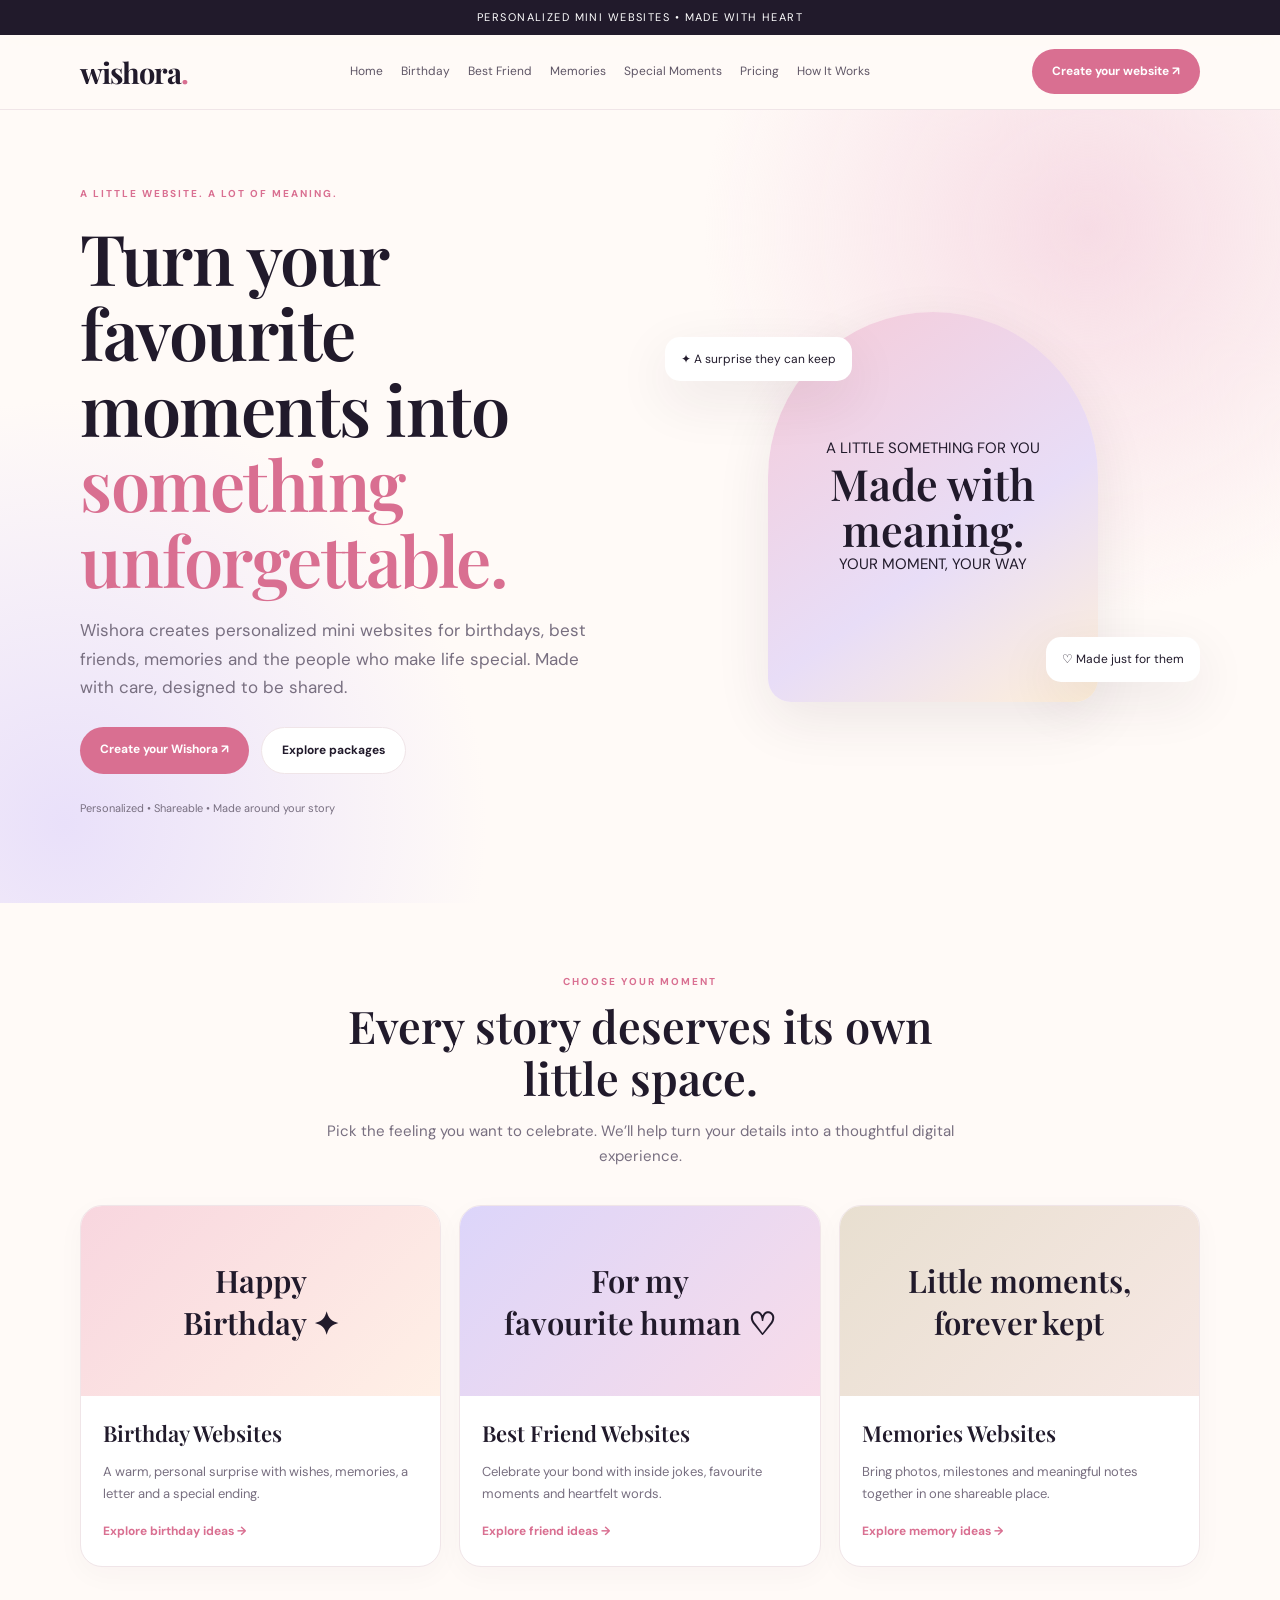
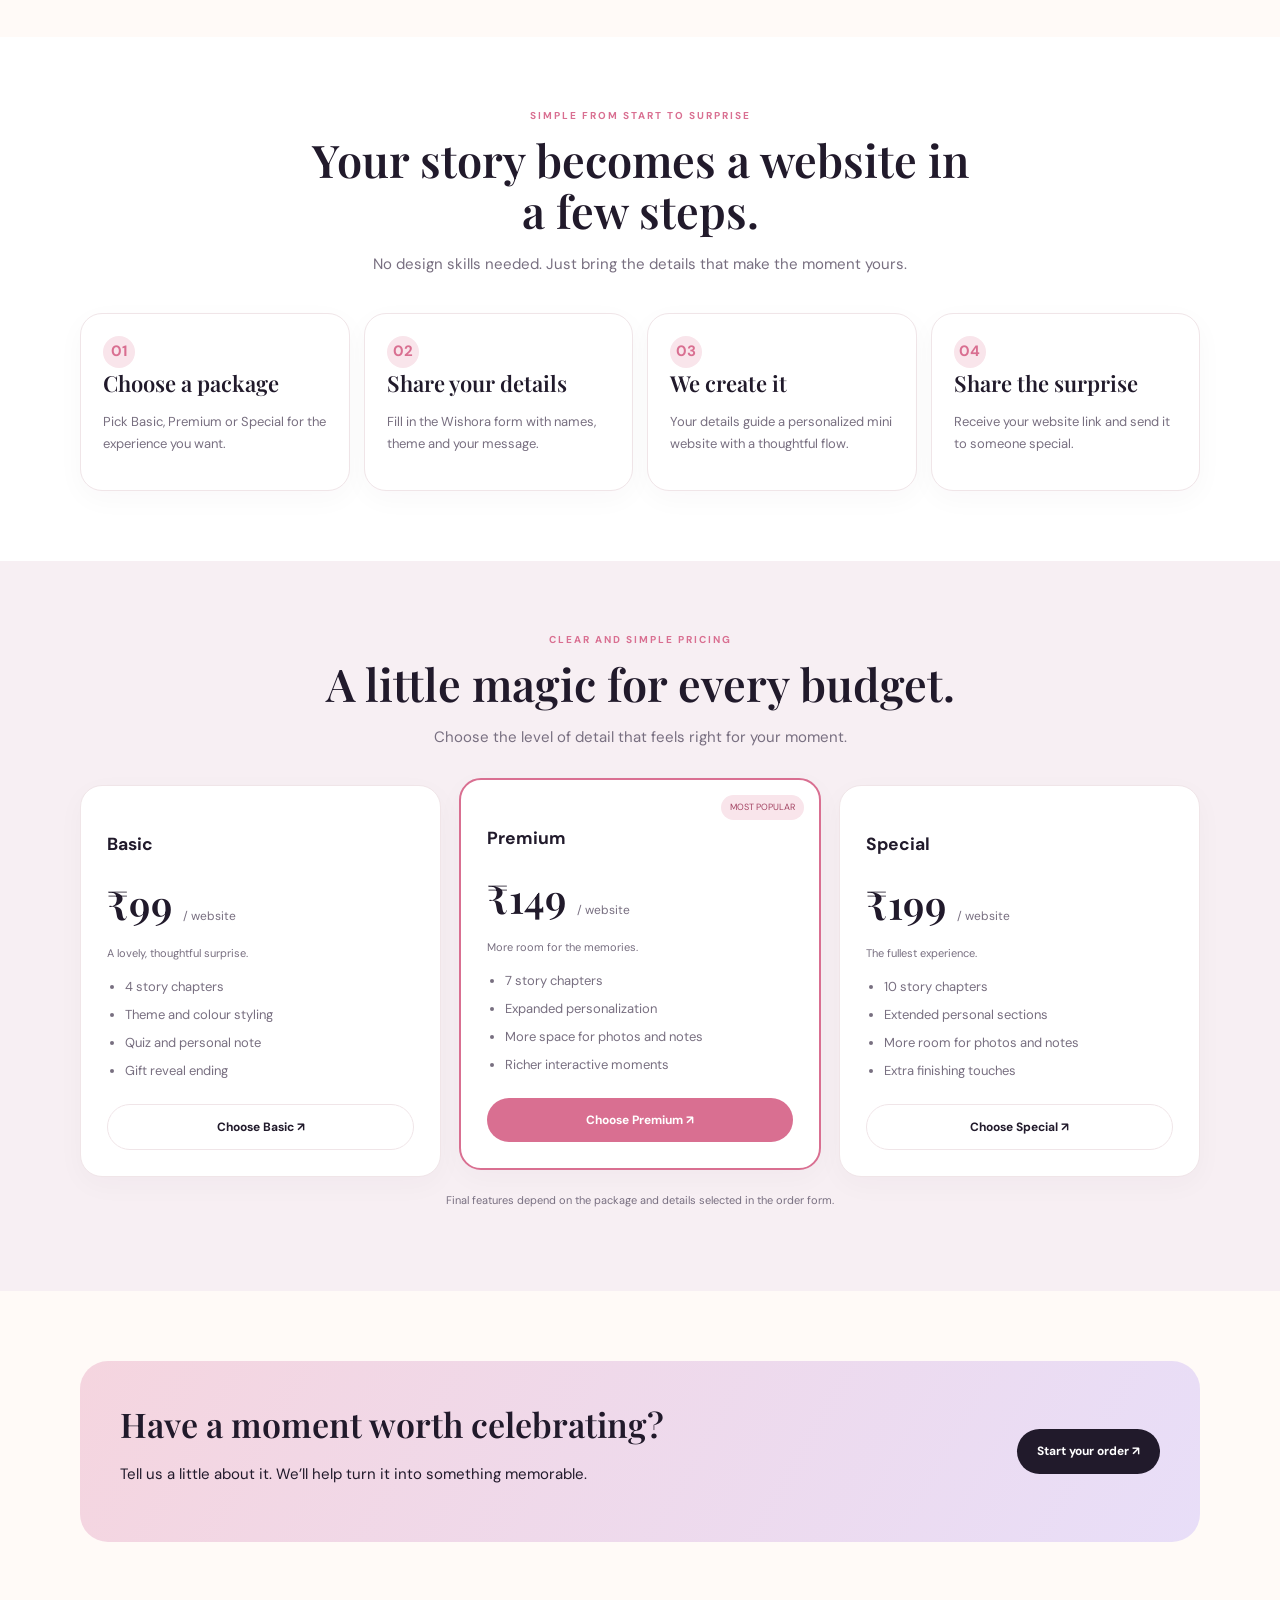
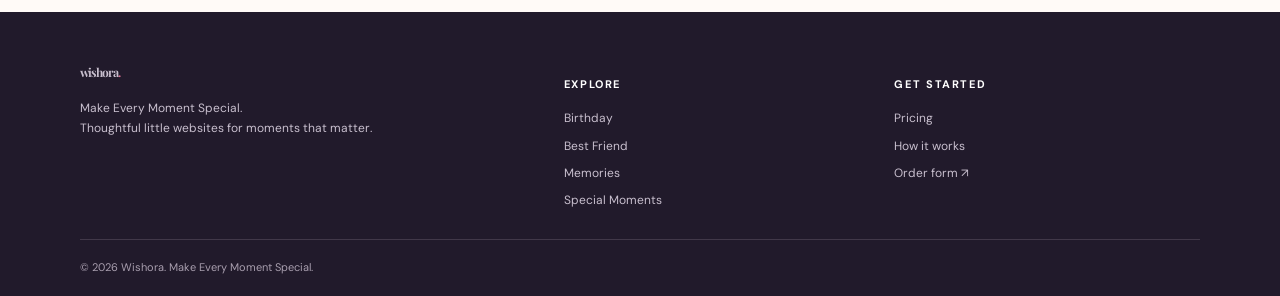
<file: index.html>
<!doctype html><html lang="en"><head><meta charset="utf-8"><meta name="viewport" content="width=device-width,initial-scale=1"><meta name="description" content="Wishora — Make Every Moment Special. Personalized mini websites."><title>Personalized mini websites | Wishora</title><link rel="stylesheet" href="assets/style.css"></head><body><div class="announcement">PERSONALIZED MINI WEBSITES • MADE WITH HEART</div><header class="nav"><div class="wrap nav-inner"><a class="logo" href="index.html">wishora<span>.</span></a><nav class="nav-links"><a href="index.html">Home</a><a href="pages/birthday.html">Birthday</a><a href="pages/best-friend.html">Best Friend</a><a href="pages/memories.html">Memories</a><a href="pages/special-moments.html">Special Moments</a><a href="pages/pricing.html">Pricing</a><a href="pages/how-it-works.html">How It Works</a></nav><a class="nav-cta" href="https://tally.so/r/9N7ZQ1" target="_blank">Create your website ↗</a><button class="menu-btn">☰</button></div></header><main><section class="hero"><div class="wrap hero-grid"><div><div class="eyebrow">A LITTLE WEBSITE. A LOT OF MEANING.</div><h1>Turn your favourite moments into <em>something unforgettable.</em></h1><p class="lead">Wishora creates personalized mini websites for birthdays, best friends, memories and the people who make life special. Made with care, designed to be shared.</p><div class="hero-actions"><a class="btn pink" href="https://tally.so/r/9N7ZQ1" target="_blank">Create your Wishora ↗</a> <a class="btn light" href="pages/pricing.html">Explore packages</a></div><p class="notice">Personalized • Shareable • Made around your story</p></div><div class="hero-art"><div class="art-main"><div><div> A LITTLE SOMETHING FOR YOU </div><strong>Made with<br>meaning.</strong><div>YOUR MOMENT, YOUR WAY</div></div></div><div class="float f1">✦ A surprise they can keep</div><div class="float f2">♡ Made just for them</div></div></div></section>
<section><div class="wrap"><div class="section-head"><div class="eyebrow">CHOOSE YOUR MOMENT</div><h2>Every story deserves its own little space.</h2><p>Pick the feeling you want to celebrate. We’ll help turn your details into a thoughtful digital experience.</p></div><div class="cards">
<div class="card"><div class="card-art a1">Happy<br>Birthday ✦</div><div class="card-body"><h3>Birthday Websites</h3><p>A warm, personal surprise with wishes, memories, a letter and a special ending.</p><a class="text-link" href="pages/birthday.html">Explore birthday ideas →</a></div></div>
<div class="card"><div class="card-art a2">For my<br>favourite human ♡</div><div class="card-body"><h3>Best Friend Websites</h3><p>Celebrate your bond with inside jokes, favourite moments and heartfelt words.</p><a class="text-link" href="pages/best-friend.html">Explore friend ideas →</a></div></div>
<div class="card"><div class="card-art a3">Little moments,<br>forever kept</div><div class="card-body"><h3>Memories Websites</h3><p>Bring photos, milestones and meaningful notes together in one shareable place.</p><a class="text-link" href="pages/memories.html">Explore memory ideas →</a></div></div></div></div></section>
<section style="background:white"><div class="wrap"><div class="section-head"><div class="eyebrow">SIMPLE FROM START TO SURPRISE</div><h2>Your story becomes a website in a few steps.</h2><p>No design skills needed. Just bring the details that make the moment yours.</p></div><div class="steps"><div class="step"><div class="step-no">01</div><h3>Choose a package</h3><p>Pick Basic, Premium or Special for the experience you want.</p></div><div class="step"><div class="step-no">02</div><h3>Share your details</h3><p>Fill in the Wishora form with names, theme and your message.</p></div><div class="step"><div class="step-no">03</div><h3>We create it</h3><p>Your details guide a personalized mini website with a thoughtful flow.</p></div><div class="step"><div class="step-no">04</div><h3>Share the surprise</h3><p>Receive your website link and send it to someone special.</p></div></div></div></section>
<section class="pricing"><div class="wrap"><div class="section-head"><div class="eyebrow">CLEAR AND SIMPLE PRICING</div><h2>A little magic for every budget.</h2><p>Choose the level of detail that feels right for your moment.</p></div><div class="cards">
<div class="price-card"><h3>Basic</h3><div class="price">₹99 <small>/ website</small></div><p class="notice">A lovely, thoughtful surprise.</p><ul><li>4 story chapters</li><li>Theme and colour styling</li><li>Quiz and personal note</li><li>Gift reveal ending</li></ul><a class="btn light" href="https://tally.so/r/9N7ZQ1" target="_blank">Choose Basic ↗</a></div>
<div class="price-card featured"><span class="popular">MOST POPULAR</span><h3>Premium</h3><div class="price">₹149 <small>/ website</small></div><p class="notice">More room for the memories.</p><ul><li>7 story chapters</li><li>Expanded personalization</li><li>More space for photos and notes</li><li>Richer interactive moments</li></ul><a class="btn pink" href="https://tally.so/r/9N7ZQ1" target="_blank">Choose Premium ↗</a></div>
<div class="price-card"><h3>Special</h3><div class="price">₹199 <small>/ website</small></div><p class="notice">The fullest experience.</p><ul><li>10 story chapters</li><li>Extended personal sections</li><li>More room for photos and notes</li><li>Extra finishing touches</li></ul><a class="btn light" href="https://tally.so/r/9N7ZQ1" target="_blank">Choose Special ↗</a></div></div><p class="notice" style="text-align:center">Final features depend on the package and details selected in the order form.</p></div></section>
<section><div class="wrap"><div class="banner"><div><h2>Have a moment worth celebrating?</h2><p>Tell us a little about it. We’ll help turn it into something memorable.</p></div><a class="btn" href="https://tally.so/r/9N7ZQ1" target="_blank">Start your order ↗</a></div></div></section></main><footer class="footer"><div class="wrap"><div class="footer-grid"><div><a class="logo" href="index.html">wishora<span>.</span></a><p>Make Every Moment Special.<br>Thoughtful little websites for moments that matter.</p></div><div><h4>EXPLORE</h4><div class="footer-links"><a href="pages/birthday.html">Birthday</a><a href="pages/best-friend.html">Best Friend</a><a href="pages/memories.html">Memories</a><a href="pages/special-moments.html">Special Moments</a></div></div><div><h4>GET STARTED</h4><div class="footer-links"><a href="pages/pricing.html">Pricing</a><a href="pages/how-it-works.html">How it works</a><a href="https://tally.so/r/9N7ZQ1" target="_blank">Order form ↗</a></div></div></div><div class="copyright">© <span data-year></span> Wishora. Make Every Moment Special.</div></div></footer><script src="assets/site.js"></script></body></html>
</file>
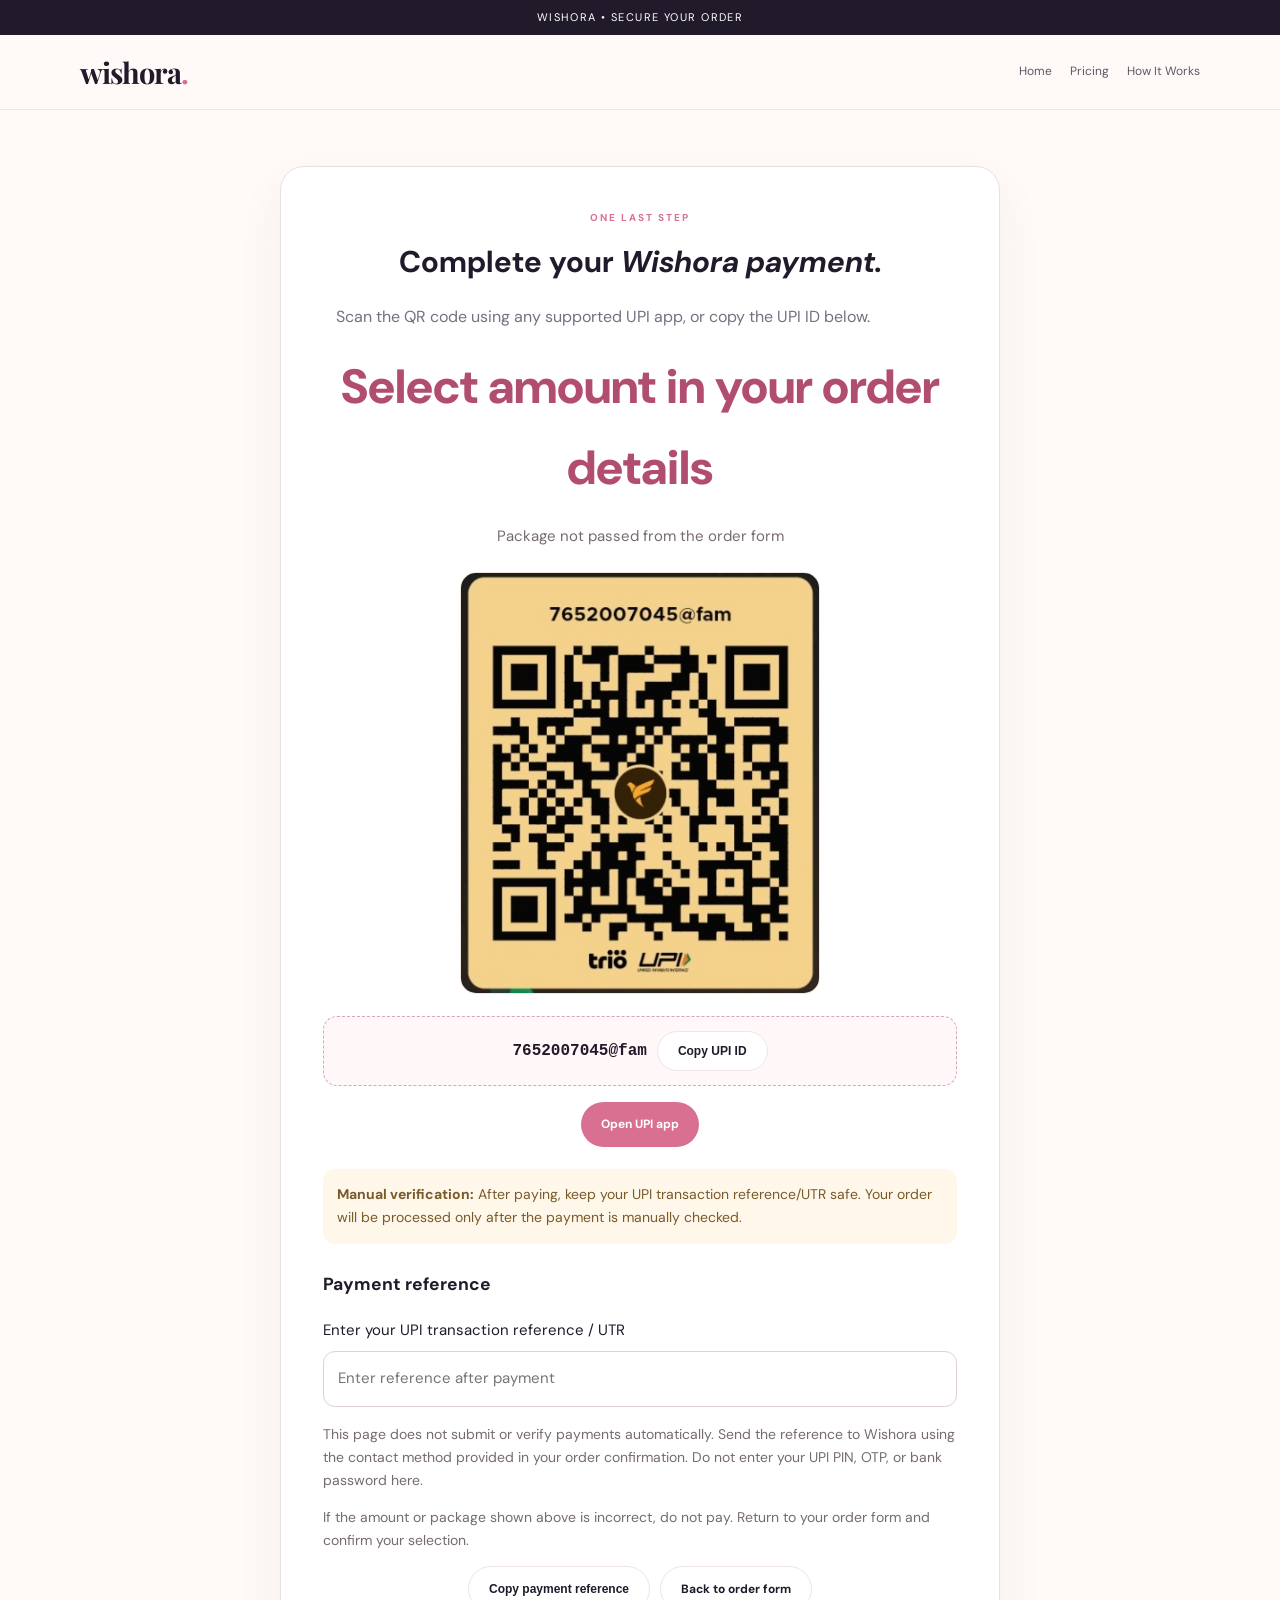
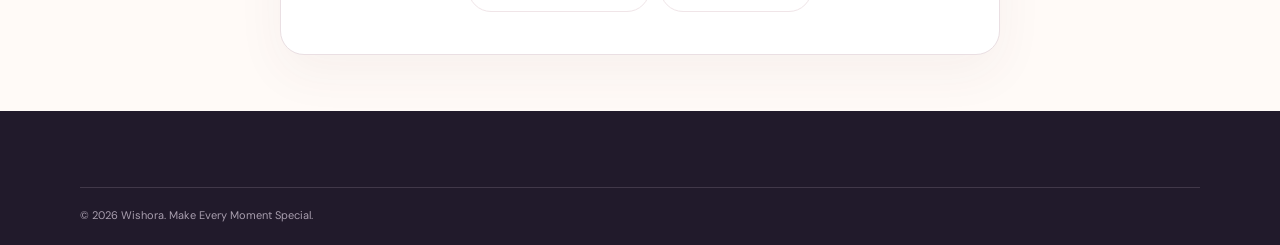
<file: payment.html>
<!doctype html>
<html lang="en">
<head>
<meta charset="utf-8"><meta name="viewport" content="width=device-width,initial-scale=1">
<meta name="description" content="Wishora manual UPI payment instructions">
<title>Complete your payment | Wishora</title>
<link rel="stylesheet" href="assets/style.css">
<style>
.pay-wrap{max-width:760px;margin:56px auto;padding:0 20px}.pay-card{background:#fff;border:1px solid #eadfe3;border-radius:24px;padding:clamp(22px,5vw,42px);box-shadow:0 18px 50px #5a34400d}.pay-qr{display:block;width:min(100%,360px);height:auto;margin:22px auto;border-radius:16px;border:1px solid #f0e5d7}.pay-amount{font-size:clamp(34px,8vw,48px);font-weight:800;color:#b14d70;text-align:center;margin:8px 0}.pay-id{display:flex;gap:10px;align-items:center;justify-content:center;flex-wrap:wrap;background:#fff7f8;border:1px dashed #d8a6b7;border-radius:14px;padding:14px;margin:16px 0}.pay-id code{font-size:16px;font-weight:700;overflow-wrap:anywhere}.pay-actions{display:flex;gap:10px;justify-content:center;flex-wrap:wrap}.pay-note{font-size:14px;color:#766b70;line-height:1.65}.pay-field{display:block;width:100%;padding:14px;border:1px solid #dfd2d8;border-radius:12px;font:inherit;margin:8px 0 16px}.pay-status{background:#fff7e9;border-radius:12px;padding:14px;color:#795a2b;font-size:14px}
</style>
</head>
<body>
<div class="announcement">WISHORA • SECURE YOUR ORDER</div>
<header class="nav"><div class="wrap nav-inner"><a class="logo" href="index.html">wishora<span>.</span></a><nav class="nav-links"><a href="index.html">Home</a><a href="pages/pricing.html">Pricing</a><a href="pages/how-it-works.html">How It Works</a></nav><button class="menu-btn">☰</button></div></header>
<main class="pay-wrap">
<div class="pay-card">
<div class="eyebrow" style="text-align:center">ONE LAST STEP</div>
<h1 style="text-align:center;margin:10px 0">Complete your <em>Wishora payment.</em></h1>
<p class="lead" style="text-align:center;font-size:16px">Scan the QR code using any supported UPI app, or copy the UPI ID below.</p>
<div class="pay-amount" id="amount">₹ —</div>
<p style="text-align:center;color:#776b70" id="package-label">Selected package</p>
<img class="pay-qr" src="assets/wishora-upi-qr.jpg" alt="Wishora UPI QR code">
<div class="pay-id"><code id="upi-id">7652007045@fam</code><button class="btn light" type="button" id="copy-upi">Copy UPI ID</button></div>
<div class="pay-actions"><a class="btn pink" id="upi-app" href="#">Open UPI app</a></div>
<div class="pay-status" style="margin-top:22px"><strong>Manual verification:</strong> After paying, keep your UPI transaction reference/UTR safe. Your order will be processed only after the payment is manually checked.</div>
<h3 style="margin-top:26px">Payment reference</h3>
<label for="utr">Enter your UPI transaction reference / UTR</label>
<input class="pay-field" id="utr" inputmode="numeric" placeholder="Enter reference after payment">
<p class="pay-note">This page does not submit or verify payments automatically. Send the reference to Wishora using the contact method provided in your order confirmation. Do not enter your UPI PIN, OTP, or bank password here.</p>
<p class="pay-note">If the amount or package shown above is incorrect, do not pay. Return to your order form and confirm your selection.</p>
<div class="pay-actions"><button class="btn light" id="copy-reference" type="button">Copy payment reference</button><a class="btn light" href="https://tally.so/r/9N7ZQ1">Back to order form</a></div>
</div>
</main>
<footer class="footer"><div class="wrap"><div class="copyright">© <span data-year></span> Wishora. Make Every Moment Special.</div></div></footer>
<script src="assets/site.js"></script>
<script>
(function(){
 const p=new URLSearchParams(location.search);
 const raw=(p.get('package')||'').toLowerCase();
 const map={basic:{name:'Basic',price:99},premium:{name:'Premium',price:149},special:{name:'Special',price:199}};
 const selected=map[raw];
 const amount=document.getElementById('amount');
 const label=document.getElementById('package-label');
 if(selected){amount.textContent='₹'+selected.price;label.textContent=selected.name+' package';}
 else {amount.textContent='Select amount in your order details';label.textContent='Package not passed from the order form';}
 const upi='7652007045@fam';
 document.getElementById('copy-upi').onclick=async()=>{try{await navigator.clipboard.writeText(upi);document.getElementById('copy-upi').textContent='Copied!';}catch(e){document.getElementById('copy-upi').textContent=upi;}};
 const name=selected?selected.name:'Wishora order';
 const amt=selected?selected.price:'';
 const upiLink =
  'upi://pay?pa=' + encodeURIComponent(upi) +
  '&pn=' + encodeURIComponent('Wishora') +
  (amt ? '&am=' + amt : '') +
  '&cu=INR&tn=' + encodeURIComponent(name);

const upiButton = document.getElementById('upi-app');
upiButton.href = upiLink;
upiButton.setAttribute('target', '_self');
 document.getElementById('copy-reference').onclick=async()=>{const v=document.getElementById('utr').value.trim();if(!v){alert('Enter the transaction reference first.');return;}try{await navigator.clipboard.writeText(v);alert('Reference copied. Send it using the contact method in your order confirmation.');}catch(e){alert('Reference: '+v);}};
})();
</script>
</body></html>
</file>
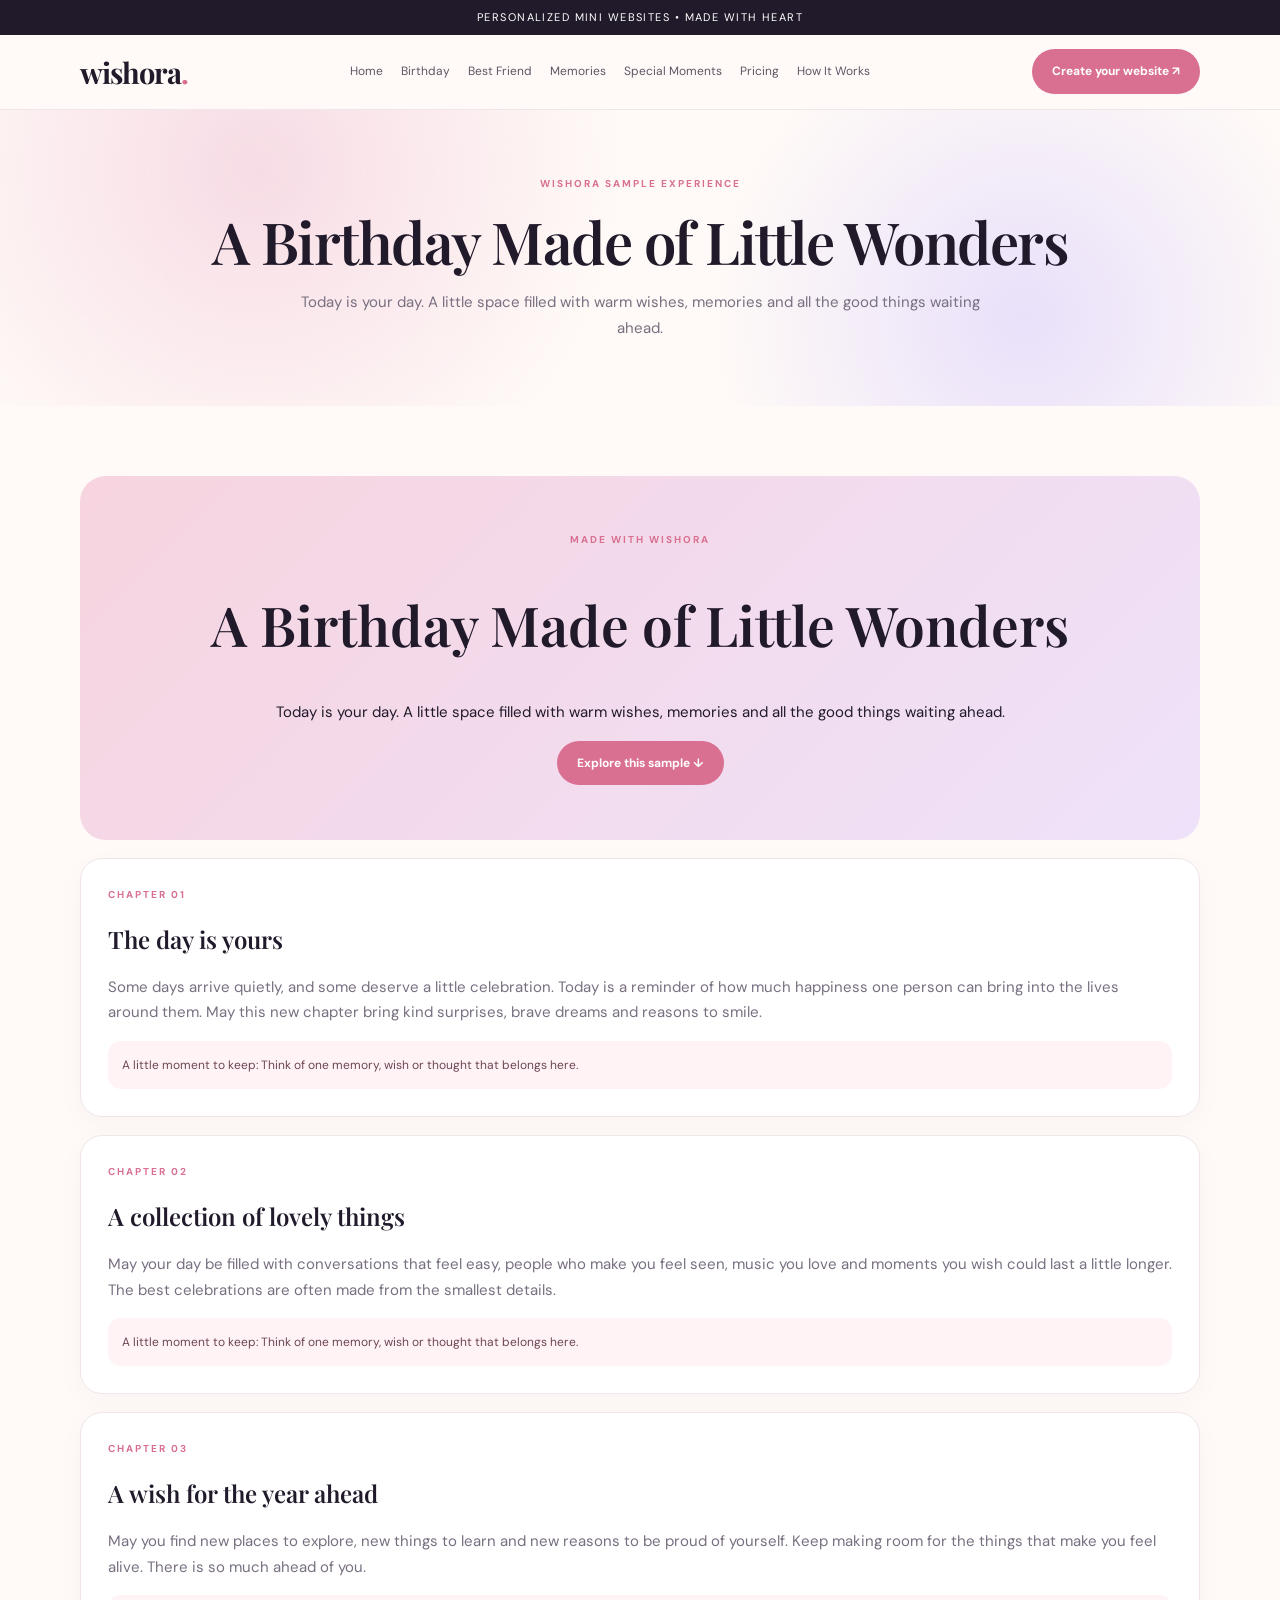
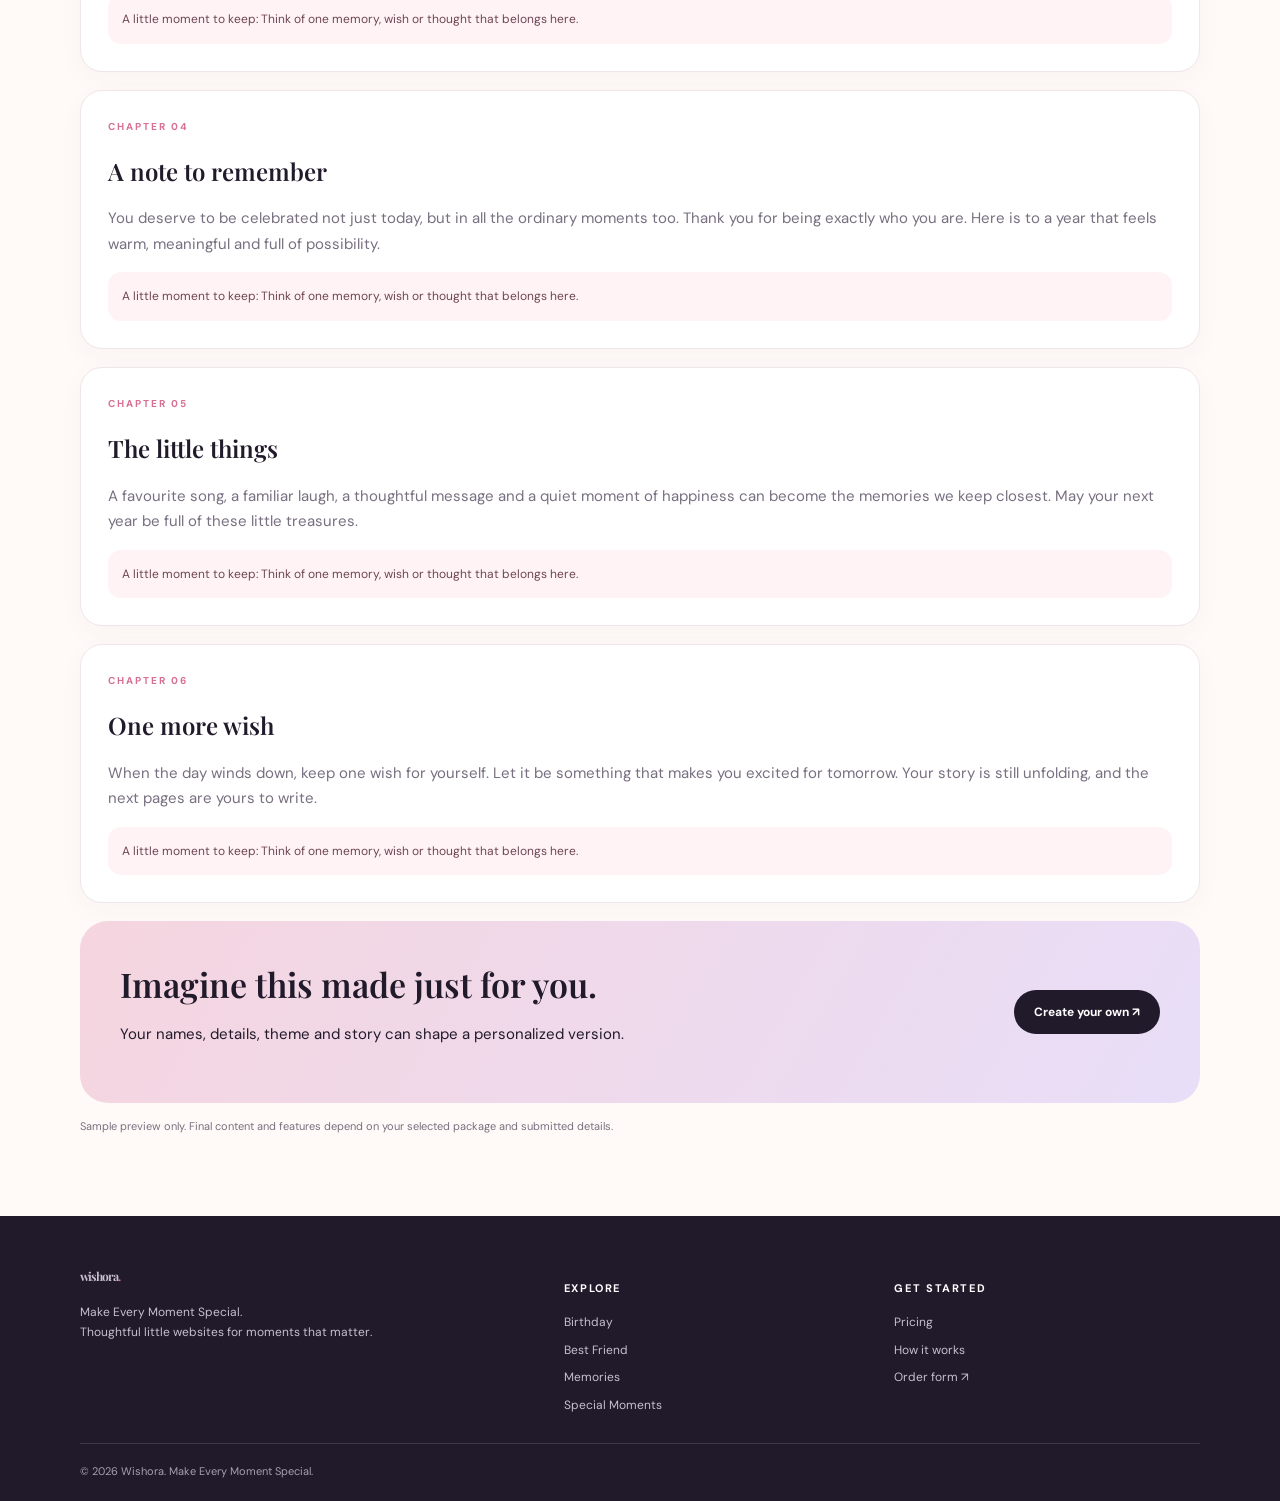
<file: demos/birthday.html>
<!doctype html><html lang="en"><head><meta charset="utf-8"><meta name="viewport" content="width=device-width,initial-scale=1"><meta name="description" content="Wishora — Make Every Moment Special. Personalized mini websites."><title>A Birthday Made of Little Wonders | Wishora</title><link rel="stylesheet" href="../assets/style.css"></head><body><div class="announcement">PERSONALIZED MINI WEBSITES • MADE WITH HEART</div><header class="nav"><div class="wrap nav-inner"><a class="logo" href="../index.html">wishora<span>.</span></a><nav class="nav-links"><a href="../index.html">Home</a><a href="../pages/birthday.html">Birthday</a><a href="../pages/best-friend.html">Best Friend</a><a href="../pages/memories.html">Memories</a><a href="../pages/special-moments.html">Special Moments</a><a href="../pages/pricing.html">Pricing</a><a href="../pages/how-it-works.html">How It Works</a></nav><a class="nav-cta" href="https://tally.so/r/9N7ZQ1" target="_blank">Create your website ↗</a><button class="menu-btn">☰</button></div></header><main><section class="page-hero"><div class="wrap"><div class="eyebrow">WISHORA SAMPLE EXPERIENCE</div><h1>A Birthday Made of Little Wonders</h1><p>Today is your day. A little space filled with warm wishes, memories and all the good things waiting ahead.</p></div></section><section><div class="wrap"><div class="demo-cover"><div class="eyebrow">MADE WITH WISHORA</div><h1>A Birthday Made of Little Wonders</h1><p>Today is your day. A little space filled with warm wishes, memories and all the good things waiting ahead.</p><a class="btn pink" href="#story">Explore this sample ↓</a></div><div id="story"><article class="demo-section"><div class="eyebrow">CHAPTER 01</div><h2>The day is yours</h2><p>Some days arrive quietly, and some deserve a little celebration. Today is a reminder of how much happiness one person can bring into the lives around them. May this new chapter bring kind surprises, brave dreams and reasons to smile.</p><div class="demo-note">A little moment to keep: Think of one memory, wish or thought that belongs here.</div></article><article class="demo-section"><div class="eyebrow">CHAPTER 02</div><h2>A collection of lovely things</h2><p>May your day be filled with conversations that feel easy, people who make you feel seen, music you love and moments you wish could last a little longer. The best celebrations are often made from the smallest details.</p><div class="demo-note">A little moment to keep: Think of one memory, wish or thought that belongs here.</div></article><article class="demo-section"><div class="eyebrow">CHAPTER 03</div><h2>A wish for the year ahead</h2><p>May you find new places to explore, new things to learn and new reasons to be proud of yourself. Keep making room for the things that make you feel alive. There is so much ahead of you.</p><div class="demo-note">A little moment to keep: Think of one memory, wish or thought that belongs here.</div></article><article class="demo-section"><div class="eyebrow">CHAPTER 04</div><h2>A note to remember</h2><p>You deserve to be celebrated not just today, but in all the ordinary moments too. Thank you for being exactly who you are. Here is to a year that feels warm, meaningful and full of possibility.</p><div class="demo-note">A little moment to keep: Think of one memory, wish or thought that belongs here.</div></article><article class="demo-section"><div class="eyebrow">CHAPTER 05</div><h2>The little things</h2><p>A favourite song, a familiar laugh, a thoughtful message and a quiet moment of happiness can become the memories we keep closest. May your next year be full of these little treasures.</p><div class="demo-note">A little moment to keep: Think of one memory, wish or thought that belongs here.</div></article><article class="demo-section"><div class="eyebrow">CHAPTER 06</div><h2>One more wish</h2><p>When the day winds down, keep one wish for yourself. Let it be something that makes you excited for tomorrow. Your story is still unfolding, and the next pages are yours to write.</p><div class="demo-note">A little moment to keep: Think of one memory, wish or thought that belongs here.</div></article></div><div class="banner"><div><h2>Imagine this made just for you.</h2><p>Your names, details, theme and story can shape a personalized version.</p></div><a class="btn" href="https://tally.so/r/9N7ZQ1" target="_blank">Create your own ↗</a></div><p class="notice">Sample preview only. Final content and features depend on your selected package and submitted details.</p></div></section></main><footer class="footer"><div class="wrap"><div class="footer-grid"><div><a class="logo" href="../index.html">wishora<span>.</span></a><p>Make Every Moment Special.<br>Thoughtful little websites for moments that matter.</p></div><div><h4>EXPLORE</h4><div class="footer-links"><a href="../pages/birthday.html">Birthday</a><a href="../pages/best-friend.html">Best Friend</a><a href="../pages/memories.html">Memories</a><a href="../pages/special-moments.html">Special Moments</a></div></div><div><h4>GET STARTED</h4><div class="footer-links"><a href="../pages/pricing.html">Pricing</a><a href="../pages/how-it-works.html">How it works</a><a href="https://tally.so/r/9N7ZQ1" target="_blank">Order form ↗</a></div></div></div><div class="copyright">© <span data-year></span> Wishora. Make Every Moment Special.</div></div></footer><script src="../assets/site.js"></script></body></html>
</file>
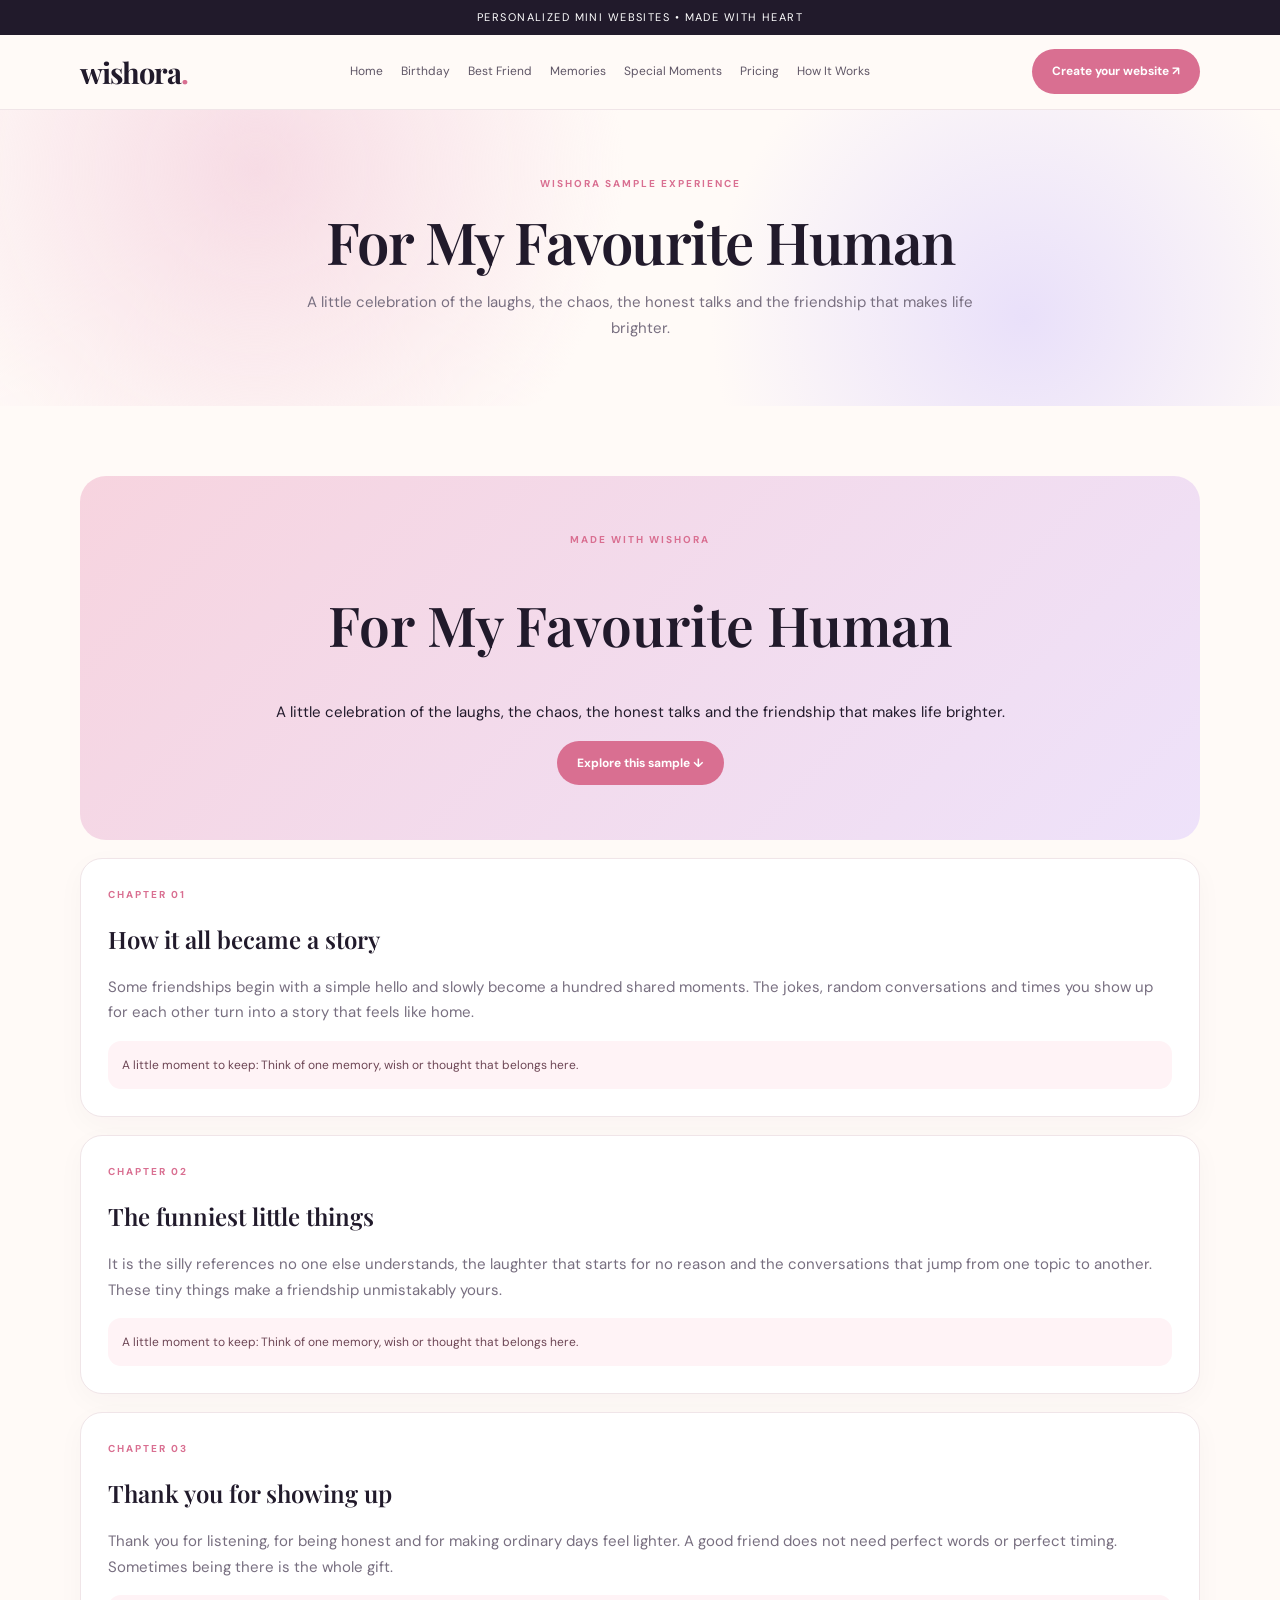
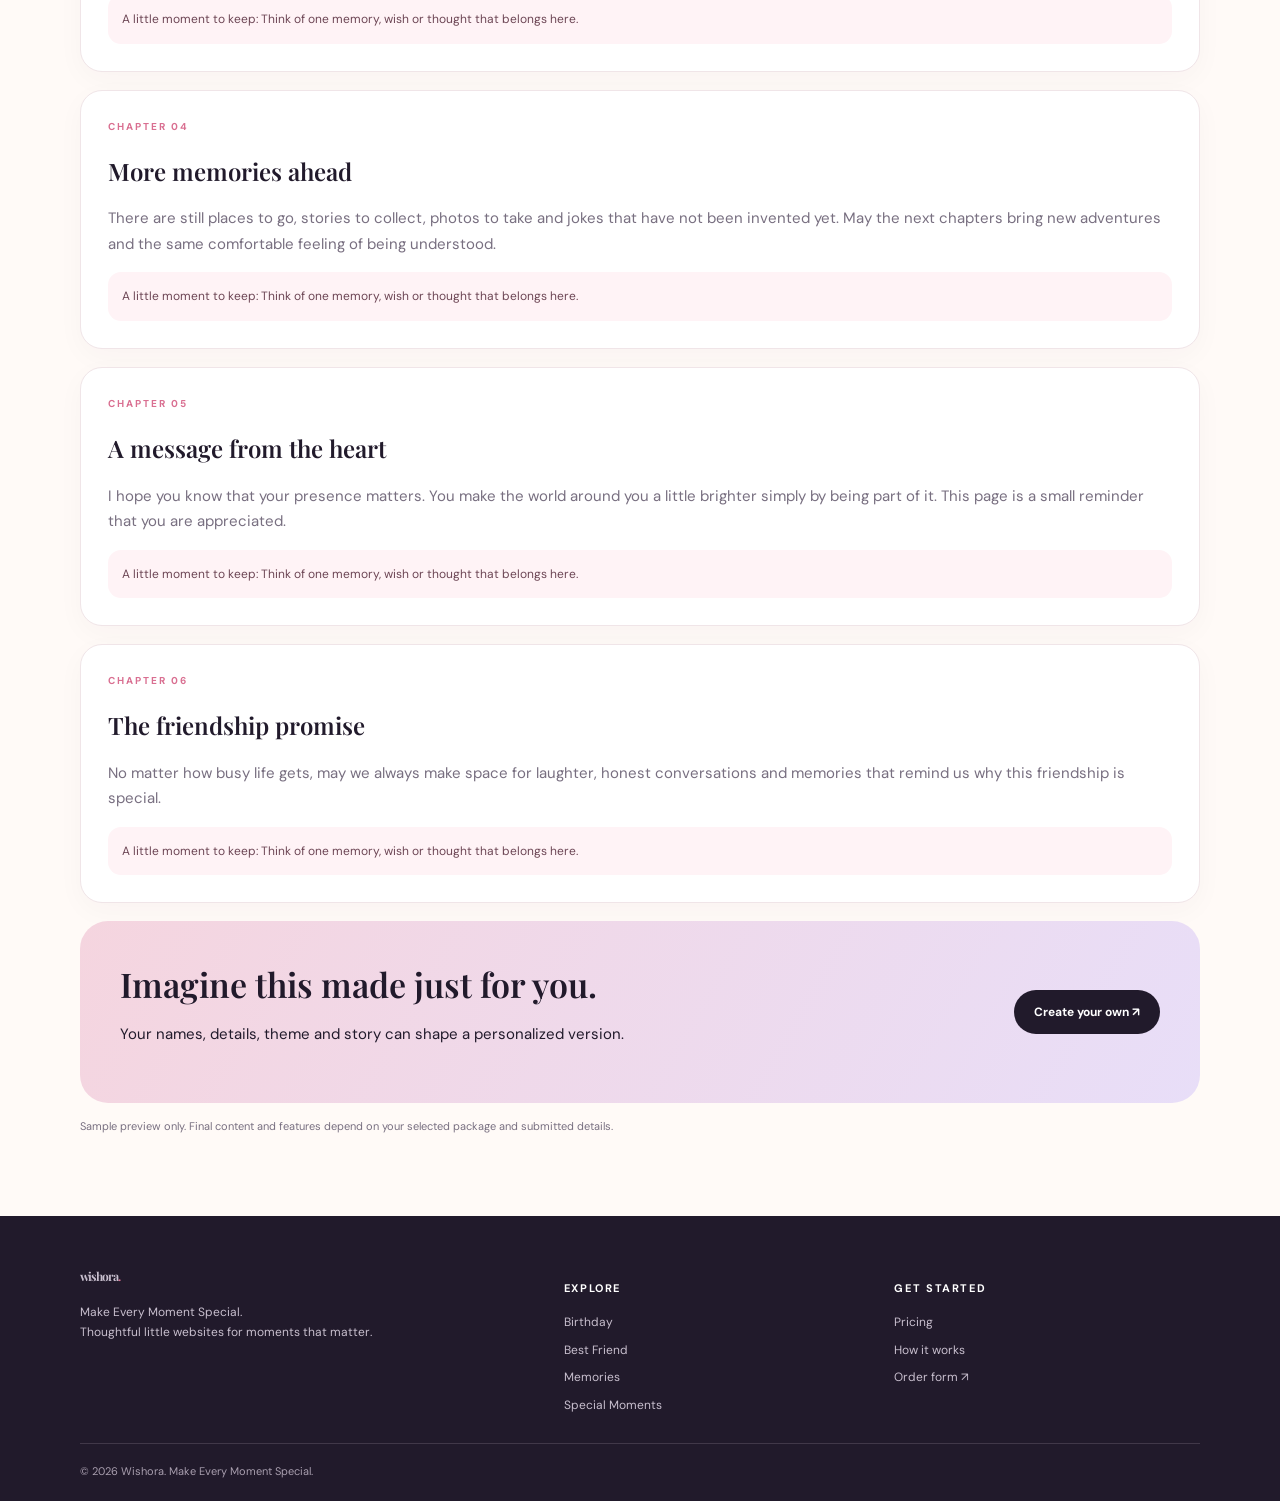
<file: demos/friend.html>
<!doctype html><html lang="en"><head><meta charset="utf-8"><meta name="viewport" content="width=device-width,initial-scale=1"><meta name="description" content="Wishora — Make Every Moment Special. Personalized mini websites."><title>For My Favourite Human | Wishora</title><link rel="stylesheet" href="../assets/style.css"></head><body><div class="announcement">PERSONALIZED MINI WEBSITES • MADE WITH HEART</div><header class="nav"><div class="wrap nav-inner"><a class="logo" href="../index.html">wishora<span>.</span></a><nav class="nav-links"><a href="../index.html">Home</a><a href="../pages/birthday.html">Birthday</a><a href="../pages/best-friend.html">Best Friend</a><a href="../pages/memories.html">Memories</a><a href="../pages/special-moments.html">Special Moments</a><a href="../pages/pricing.html">Pricing</a><a href="../pages/how-it-works.html">How It Works</a></nav><a class="nav-cta" href="https://tally.so/r/9N7ZQ1" target="_blank">Create your website ↗</a><button class="menu-btn">☰</button></div></header><main><section class="page-hero"><div class="wrap"><div class="eyebrow">WISHORA SAMPLE EXPERIENCE</div><h1>For My Favourite Human</h1><p>A little celebration of the laughs, the chaos, the honest talks and the friendship that makes life brighter.</p></div></section><section><div class="wrap"><div class="demo-cover"><div class="eyebrow">MADE WITH WISHORA</div><h1>For My Favourite Human</h1><p>A little celebration of the laughs, the chaos, the honest talks and the friendship that makes life brighter.</p><a class="btn pink" href="#story">Explore this sample ↓</a></div><div id="story"><article class="demo-section"><div class="eyebrow">CHAPTER 01</div><h2>How it all became a story</h2><p>Some friendships begin with a simple hello and slowly become a hundred shared moments. The jokes, random conversations and times you show up for each other turn into a story that feels like home.</p><div class="demo-note">A little moment to keep: Think of one memory, wish or thought that belongs here.</div></article><article class="demo-section"><div class="eyebrow">CHAPTER 02</div><h2>The funniest little things</h2><p>It is the silly references no one else understands, the laughter that starts for no reason and the conversations that jump from one topic to another. These tiny things make a friendship unmistakably yours.</p><div class="demo-note">A little moment to keep: Think of one memory, wish or thought that belongs here.</div></article><article class="demo-section"><div class="eyebrow">CHAPTER 03</div><h2>Thank you for showing up</h2><p>Thank you for listening, for being honest and for making ordinary days feel lighter. A good friend does not need perfect words or perfect timing. Sometimes being there is the whole gift.</p><div class="demo-note">A little moment to keep: Think of one memory, wish or thought that belongs here.</div></article><article class="demo-section"><div class="eyebrow">CHAPTER 04</div><h2>More memories ahead</h2><p>There are still places to go, stories to collect, photos to take and jokes that have not been invented yet. May the next chapters bring new adventures and the same comfortable feeling of being understood.</p><div class="demo-note">A little moment to keep: Think of one memory, wish or thought that belongs here.</div></article><article class="demo-section"><div class="eyebrow">CHAPTER 05</div><h2>A message from the heart</h2><p>I hope you know that your presence matters. You make the world around you a little brighter simply by being part of it. This page is a small reminder that you are appreciated.</p><div class="demo-note">A little moment to keep: Think of one memory, wish or thought that belongs here.</div></article><article class="demo-section"><div class="eyebrow">CHAPTER 06</div><h2>The friendship promise</h2><p>No matter how busy life gets, may we always make space for laughter, honest conversations and memories that remind us why this friendship is special.</p><div class="demo-note">A little moment to keep: Think of one memory, wish or thought that belongs here.</div></article></div><div class="banner"><div><h2>Imagine this made just for you.</h2><p>Your names, details, theme and story can shape a personalized version.</p></div><a class="btn" href="https://tally.so/r/9N7ZQ1" target="_blank">Create your own ↗</a></div><p class="notice">Sample preview only. Final content and features depend on your selected package and submitted details.</p></div></section></main><footer class="footer"><div class="wrap"><div class="footer-grid"><div><a class="logo" href="../index.html">wishora<span>.</span></a><p>Make Every Moment Special.<br>Thoughtful little websites for moments that matter.</p></div><div><h4>EXPLORE</h4><div class="footer-links"><a href="../pages/birthday.html">Birthday</a><a href="../pages/best-friend.html">Best Friend</a><a href="../pages/memories.html">Memories</a><a href="../pages/special-moments.html">Special Moments</a></div></div><div><h4>GET STARTED</h4><div class="footer-links"><a href="../pages/pricing.html">Pricing</a><a href="../pages/how-it-works.html">How it works</a><a href="https://tally.so/r/9N7ZQ1" target="_blank">Order form ↗</a></div></div></div><div class="copyright">© <span data-year></span> Wishora. Make Every Moment Special.</div></div></footer><script src="../assets/site.js"></script></body></html>
</file>
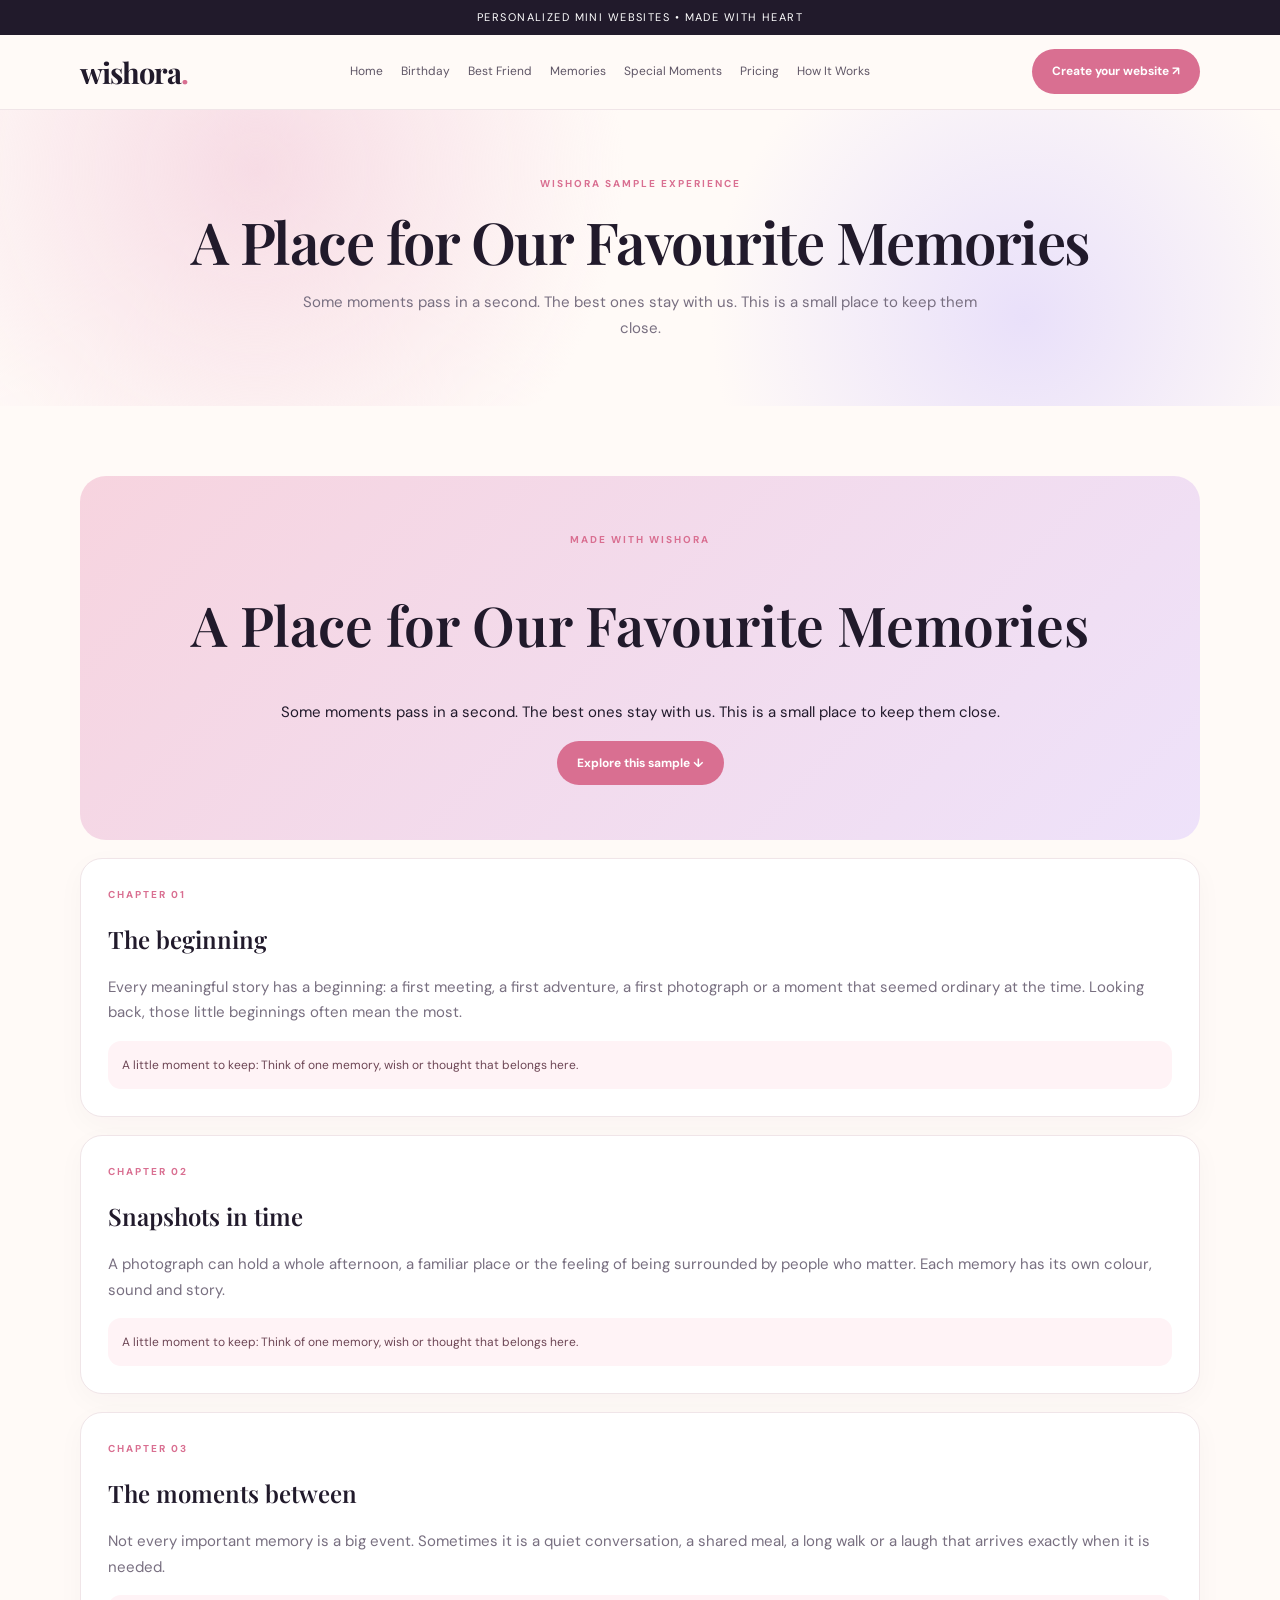
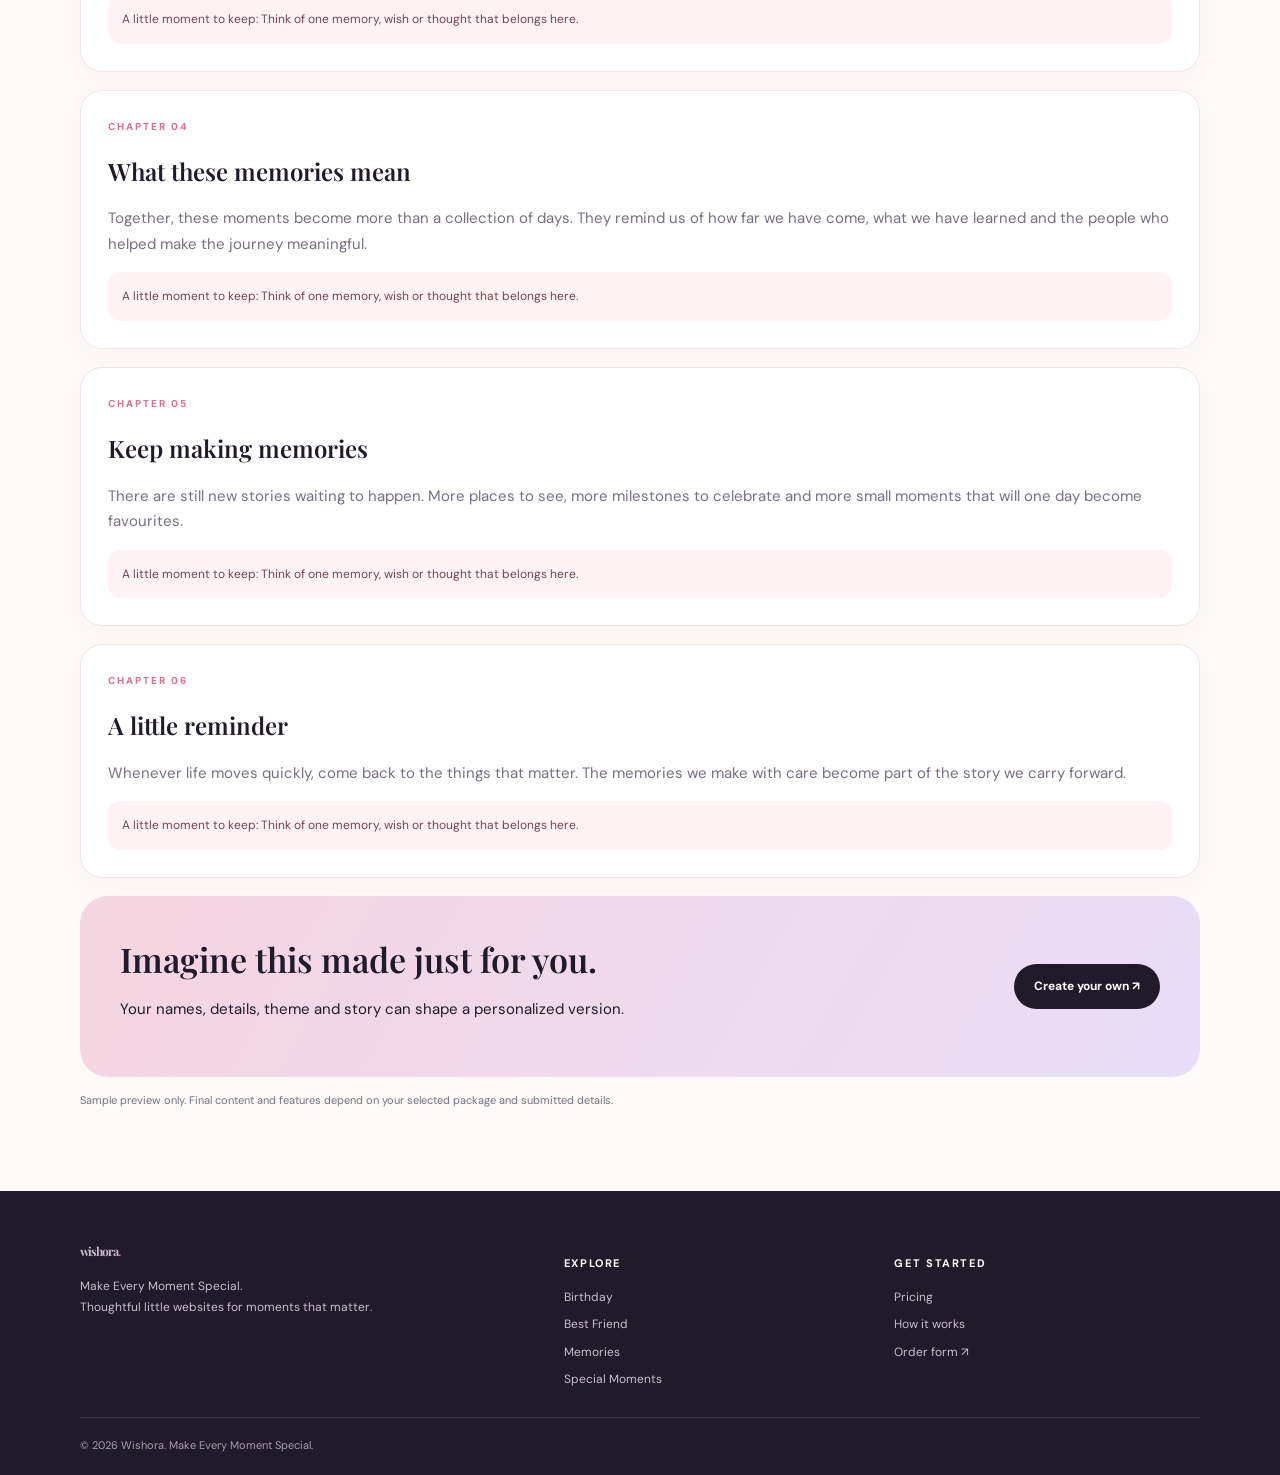
<file: demos/special.html>
<!doctype html><html lang="en"><head><meta charset="utf-8"><meta name="viewport" content="width=device-width,initial-scale=1"><meta name="description" content="Wishora — Make Every Moment Special. Personalized mini websites."><title>A Place for Our Favourite Memories | Wishora</title><link rel="stylesheet" href="../assets/style.css"></head><body><div class="announcement">PERSONALIZED MINI WEBSITES • MADE WITH HEART</div><header class="nav"><div class="wrap nav-inner"><a class="logo" href="../index.html">wishora<span>.</span></a><nav class="nav-links"><a href="../index.html">Home</a><a href="../pages/birthday.html">Birthday</a><a href="../pages/best-friend.html">Best Friend</a><a href="../pages/memories.html">Memories</a><a href="../pages/special-moments.html">Special Moments</a><a href="../pages/pricing.html">Pricing</a><a href="../pages/how-it-works.html">How It Works</a></nav><a class="nav-cta" href="https://tally.so/r/9N7ZQ1" target="_blank">Create your website ↗</a><button class="menu-btn">☰</button></div></header><main><section class="page-hero"><div class="wrap"><div class="eyebrow">WISHORA SAMPLE EXPERIENCE</div><h1>A Place for Our Favourite Memories</h1><p>Some moments pass in a second. The best ones stay with us. This is a small place to keep them close.</p></div></section><section><div class="wrap"><div class="demo-cover"><div class="eyebrow">MADE WITH WISHORA</div><h1>A Place for Our Favourite Memories</h1><p>Some moments pass in a second. The best ones stay with us. This is a small place to keep them close.</p><a class="btn pink" href="#story">Explore this sample ↓</a></div><div id="story"><article class="demo-section"><div class="eyebrow">CHAPTER 01</div><h2>The beginning</h2><p>Every meaningful story has a beginning: a first meeting, a first adventure, a first photograph or a moment that seemed ordinary at the time. Looking back, those little beginnings often mean the most.</p><div class="demo-note">A little moment to keep: Think of one memory, wish or thought that belongs here.</div></article><article class="demo-section"><div class="eyebrow">CHAPTER 02</div><h2>Snapshots in time</h2><p>A photograph can hold a whole afternoon, a familiar place or the feeling of being surrounded by people who matter. Each memory has its own colour, sound and story.</p><div class="demo-note">A little moment to keep: Think of one memory, wish or thought that belongs here.</div></article><article class="demo-section"><div class="eyebrow">CHAPTER 03</div><h2>The moments between</h2><p>Not every important memory is a big event. Sometimes it is a quiet conversation, a shared meal, a long walk or a laugh that arrives exactly when it is needed.</p><div class="demo-note">A little moment to keep: Think of one memory, wish or thought that belongs here.</div></article><article class="demo-section"><div class="eyebrow">CHAPTER 04</div><h2>What these memories mean</h2><p>Together, these moments become more than a collection of days. They remind us of how far we have come, what we have learned and the people who helped make the journey meaningful.</p><div class="demo-note">A little moment to keep: Think of one memory, wish or thought that belongs here.</div></article><article class="demo-section"><div class="eyebrow">CHAPTER 05</div><h2>Keep making memories</h2><p>There are still new stories waiting to happen. More places to see, more milestones to celebrate and more small moments that will one day become favourites.</p><div class="demo-note">A little moment to keep: Think of one memory, wish or thought that belongs here.</div></article><article class="demo-section"><div class="eyebrow">CHAPTER 06</div><h2>A little reminder</h2><p>Whenever life moves quickly, come back to the things that matter. The memories we make with care become part of the story we carry forward.</p><div class="demo-note">A little moment to keep: Think of one memory, wish or thought that belongs here.</div></article></div><div class="banner"><div><h2>Imagine this made just for you.</h2><p>Your names, details, theme and story can shape a personalized version.</p></div><a class="btn" href="https://tally.so/r/9N7ZQ1" target="_blank">Create your own ↗</a></div><p class="notice">Sample preview only. Final content and features depend on your selected package and submitted details.</p></div></section></main><footer class="footer"><div class="wrap"><div class="footer-grid"><div><a class="logo" href="../index.html">wishora<span>.</span></a><p>Make Every Moment Special.<br>Thoughtful little websites for moments that matter.</p></div><div><h4>EXPLORE</h4><div class="footer-links"><a href="../pages/birthday.html">Birthday</a><a href="../pages/best-friend.html">Best Friend</a><a href="../pages/memories.html">Memories</a><a href="../pages/special-moments.html">Special Moments</a></div></div><div><h4>GET STARTED</h4><div class="footer-links"><a href="../pages/pricing.html">Pricing</a><a href="../pages/how-it-works.html">How it works</a><a href="https://tally.so/r/9N7ZQ1" target="_blank">Order form ↗</a></div></div></div><div class="copyright">© <span data-year></span> Wishora. Make Every Moment Special.</div></div></footer><script src="../assets/site.js"></script></body></html>
</file>
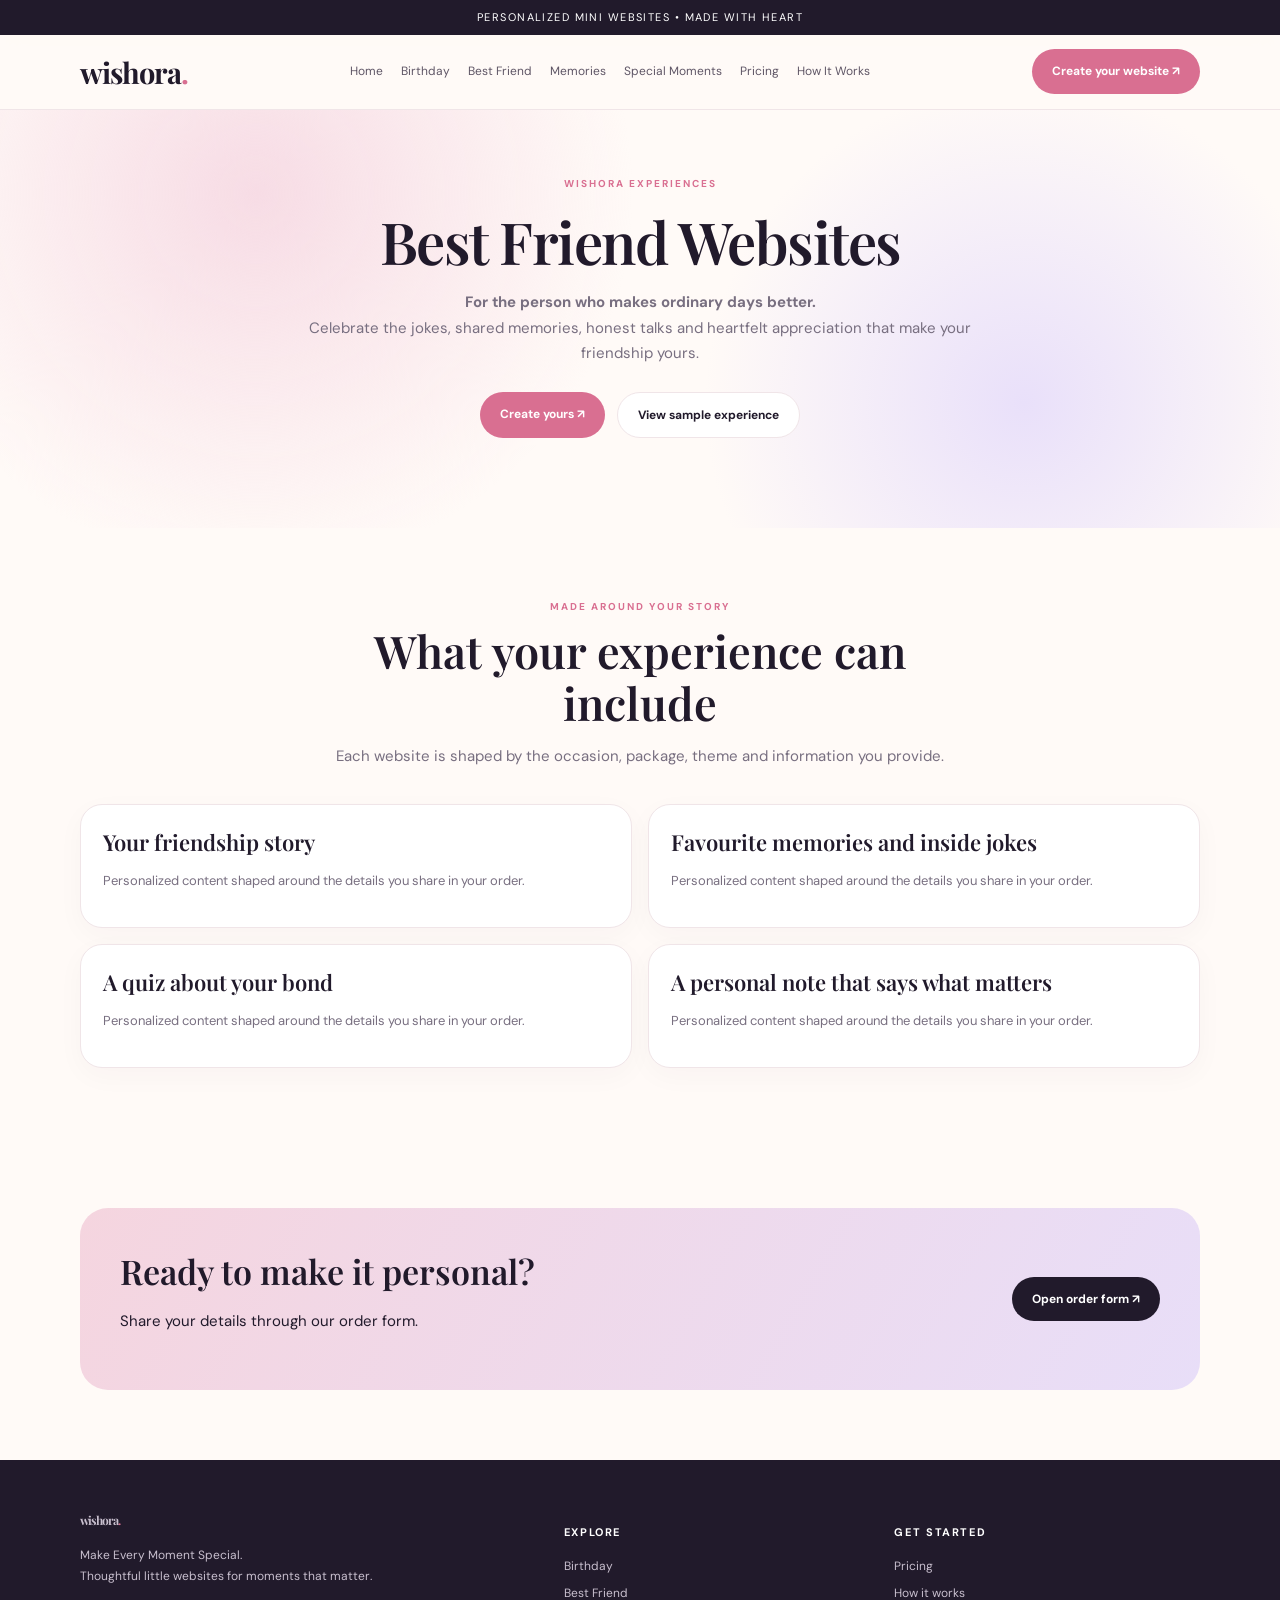
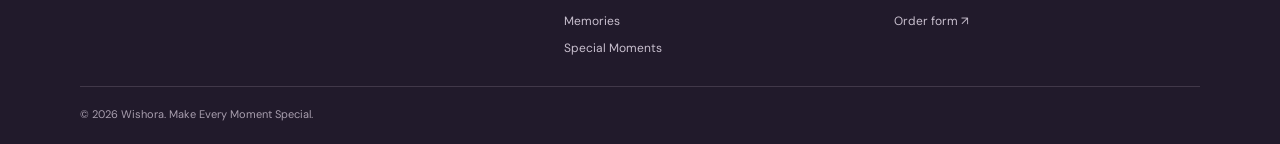
<file: pages/best-friend.html>
<!doctype html><html lang="en"><head><meta charset="utf-8"><meta name="viewport" content="width=device-width,initial-scale=1"><meta name="description" content="Wishora — Make Every Moment Special. Personalized mini websites."><title>Best Friend Websites | Wishora</title><link rel="stylesheet" href="../assets/style.css"></head><body><div class="announcement">PERSONALIZED MINI WEBSITES • MADE WITH HEART</div><header class="nav"><div class="wrap nav-inner"><a class="logo" href="../index.html">wishora<span>.</span></a><nav class="nav-links"><a href="../index.html">Home</a><a href="../pages/birthday.html">Birthday</a><a href="../pages/best-friend.html">Best Friend</a><a href="../pages/memories.html">Memories</a><a href="../pages/special-moments.html">Special Moments</a><a href="../pages/pricing.html">Pricing</a><a href="../pages/how-it-works.html">How It Works</a></nav><a class="nav-cta" href="https://tally.so/r/9N7ZQ1" target="_blank">Create your website ↗</a><button class="menu-btn">☰</button></div></header><main><section class="page-hero"><div class="wrap"><div class="eyebrow">WISHORA EXPERIENCES</div><h1>Best Friend Websites</h1><p><strong>For the person who makes ordinary days better.</strong><br>Celebrate the jokes, shared memories, honest talks and heartfelt appreciation that make your friendship yours.</p><div class="hero-actions" style="justify-content:center"><a class="btn pink" href="https://tally.so/r/9N7ZQ1" target="_blank">Create yours ↗</a><a class="btn light" href="../demos/friend.html">View sample experience</a></div></div></section><section><div class="wrap"><div class="section-head"><div class="eyebrow">MADE AROUND YOUR STORY</div><h2>What your experience can include</h2><p>Each website is shaped by the occasion, package, theme and information you provide.</p></div><div class="feature-grid"><div class="feature"><h3>Your friendship story</h3><p>Personalized content shaped around the details you share in your order.</p></div><div class="feature"><h3>Favourite memories and inside jokes</h3><p>Personalized content shaped around the details you share in your order.</p></div><div class="feature"><h3>A quiz about your bond</h3><p>Personalized content shaped around the details you share in your order.</p></div><div class="feature"><h3>A personal note that says what matters</h3><p>Personalized content shaped around the details you share in your order.</p></div></div></div></section><section><div class="wrap"><div class="banner"><div><h2>Ready to make it personal?</h2><p>Share your details through our order form.</p></div><a class="btn" href="https://tally.so/r/9N7ZQ1" target="_blank">Open order form ↗</a></div></div></section></main><footer class="footer"><div class="wrap"><div class="footer-grid"><div><a class="logo" href="../index.html">wishora<span>.</span></a><p>Make Every Moment Special.<br>Thoughtful little websites for moments that matter.</p></div><div><h4>EXPLORE</h4><div class="footer-links"><a href="../pages/birthday.html">Birthday</a><a href="../pages/best-friend.html">Best Friend</a><a href="../pages/memories.html">Memories</a><a href="../pages/special-moments.html">Special Moments</a></div></div><div><h4>GET STARTED</h4><div class="footer-links"><a href="../pages/pricing.html">Pricing</a><a href="../pages/how-it-works.html">How it works</a><a href="https://tally.so/r/9N7ZQ1" target="_blank">Order form ↗</a></div></div></div><div class="copyright">© <span data-year></span> Wishora. Make Every Moment Special.</div></div></footer><script src="../assets/site.js"></script></body></html>
</file>
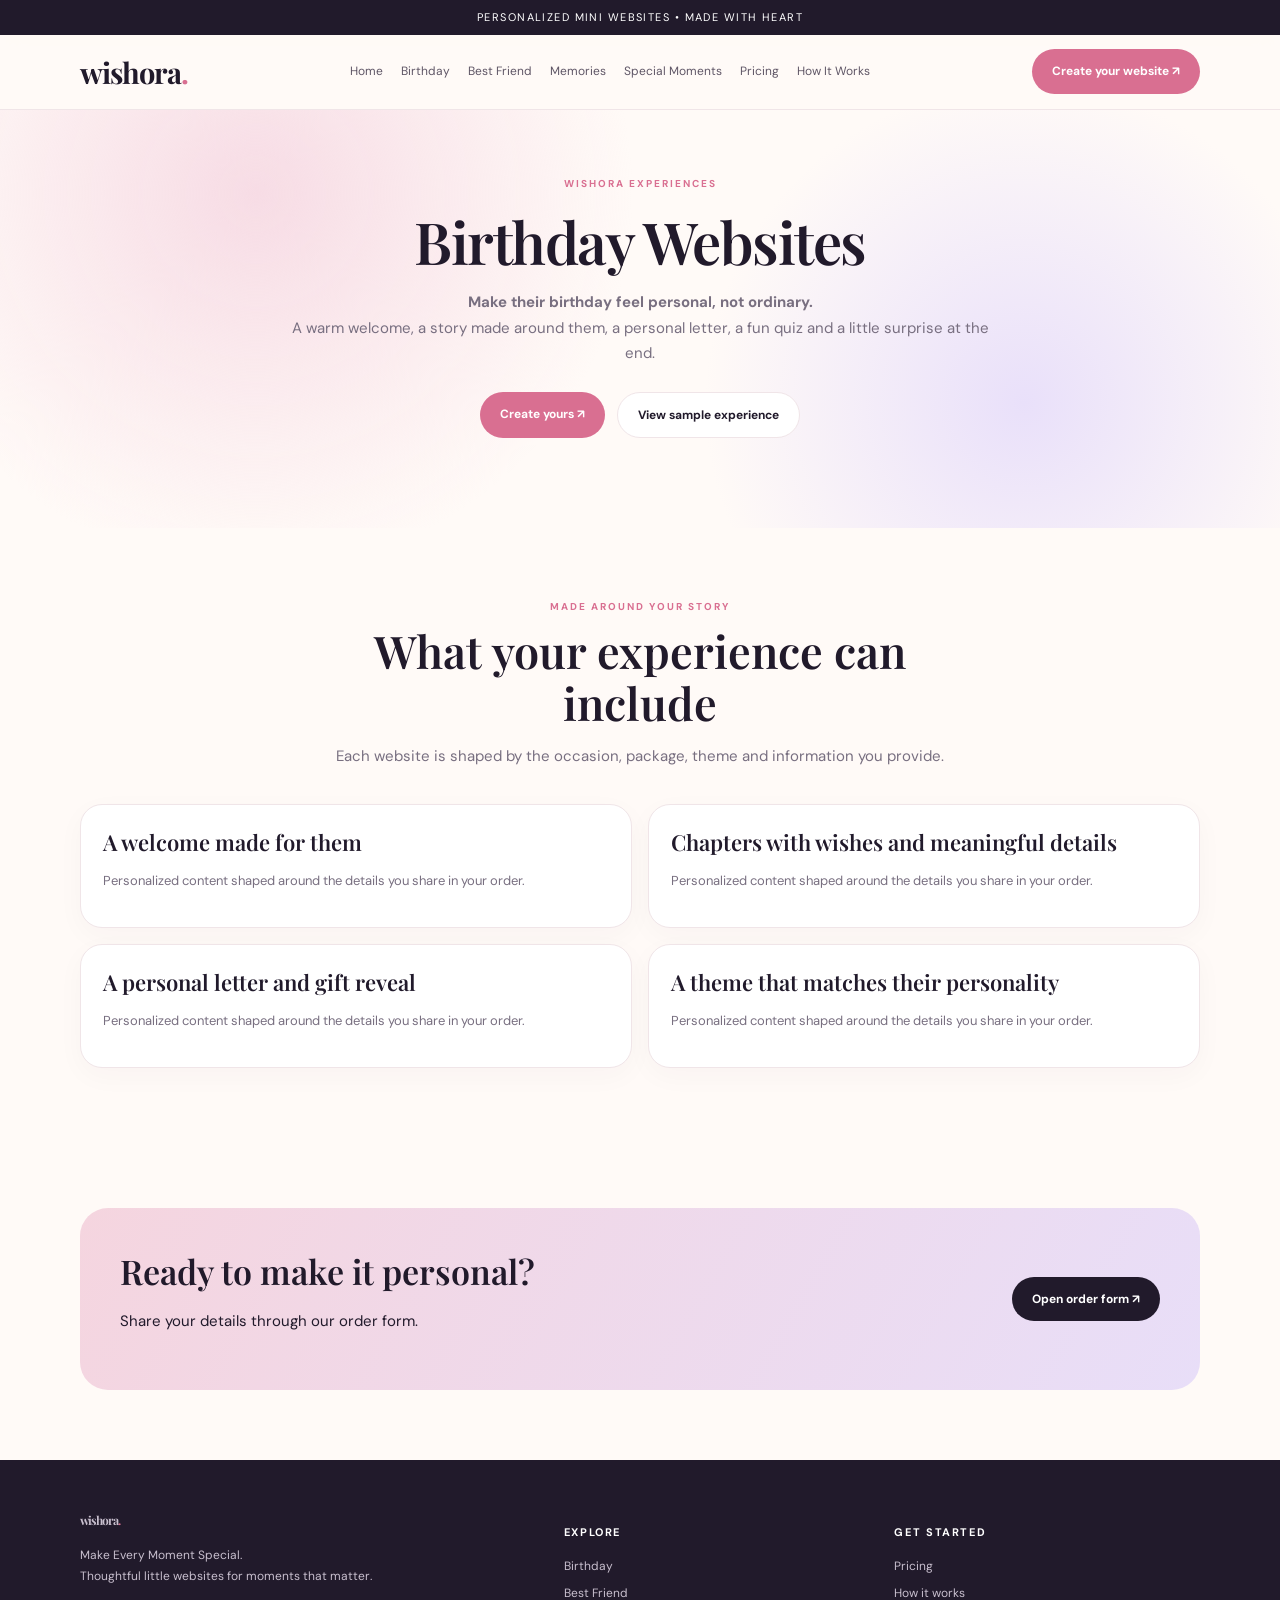
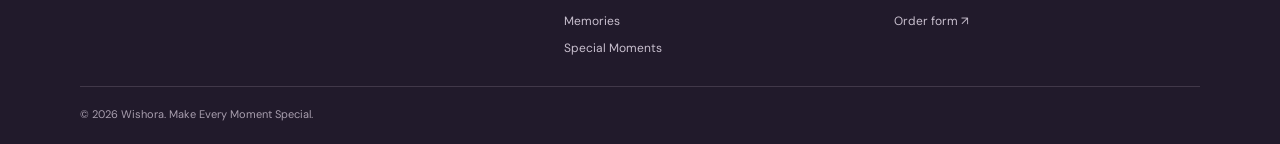
<file: pages/birthday.html>
<!doctype html><html lang="en"><head><meta charset="utf-8"><meta name="viewport" content="width=device-width,initial-scale=1"><meta name="description" content="Wishora — Make Every Moment Special. Personalized mini websites."><title>Birthday Websites | Wishora</title><link rel="stylesheet" href="../assets/style.css"></head><body><div class="announcement">PERSONALIZED MINI WEBSITES • MADE WITH HEART</div><header class="nav"><div class="wrap nav-inner"><a class="logo" href="../index.html">wishora<span>.</span></a><nav class="nav-links"><a href="../index.html">Home</a><a href="../pages/birthday.html">Birthday</a><a href="../pages/best-friend.html">Best Friend</a><a href="../pages/memories.html">Memories</a><a href="../pages/special-moments.html">Special Moments</a><a href="../pages/pricing.html">Pricing</a><a href="../pages/how-it-works.html">How It Works</a></nav><a class="nav-cta" href="https://tally.so/r/9N7ZQ1" target="_blank">Create your website ↗</a><button class="menu-btn">☰</button></div></header><main><section class="page-hero"><div class="wrap"><div class="eyebrow">WISHORA EXPERIENCES</div><h1>Birthday Websites</h1><p><strong>Make their birthday feel personal, not ordinary.</strong><br>A warm welcome, a story made around them, a personal letter, a fun quiz and a little surprise at the end.</p><div class="hero-actions" style="justify-content:center"><a class="btn pink" href="https://tally.so/r/9N7ZQ1" target="_blank">Create yours ↗</a><a class="btn light" href="../demos/birthday.html">View sample experience</a></div></div></section><section><div class="wrap"><div class="section-head"><div class="eyebrow">MADE AROUND YOUR STORY</div><h2>What your experience can include</h2><p>Each website is shaped by the occasion, package, theme and information you provide.</p></div><div class="feature-grid"><div class="feature"><h3>A welcome made for them</h3><p>Personalized content shaped around the details you share in your order.</p></div><div class="feature"><h3>Chapters with wishes and meaningful details</h3><p>Personalized content shaped around the details you share in your order.</p></div><div class="feature"><h3>A personal letter and gift reveal</h3><p>Personalized content shaped around the details you share in your order.</p></div><div class="feature"><h3>A theme that matches their personality</h3><p>Personalized content shaped around the details you share in your order.</p></div></div></div></section><section><div class="wrap"><div class="banner"><div><h2>Ready to make it personal?</h2><p>Share your details through our order form.</p></div><a class="btn" href="https://tally.so/r/9N7ZQ1" target="_blank">Open order form ↗</a></div></div></section></main><footer class="footer"><div class="wrap"><div class="footer-grid"><div><a class="logo" href="../index.html">wishora<span>.</span></a><p>Make Every Moment Special.<br>Thoughtful little websites for moments that matter.</p></div><div><h4>EXPLORE</h4><div class="footer-links"><a href="../pages/birthday.html">Birthday</a><a href="../pages/best-friend.html">Best Friend</a><a href="../pages/memories.html">Memories</a><a href="../pages/special-moments.html">Special Moments</a></div></div><div><h4>GET STARTED</h4><div class="footer-links"><a href="../pages/pricing.html">Pricing</a><a href="../pages/how-it-works.html">How it works</a><a href="https://tally.so/r/9N7ZQ1" target="_blank">Order form ↗</a></div></div></div><div class="copyright">© <span data-year></span> Wishora. Make Every Moment Special.</div></div></footer><script src="../assets/site.js"></script></body></html>
</file>
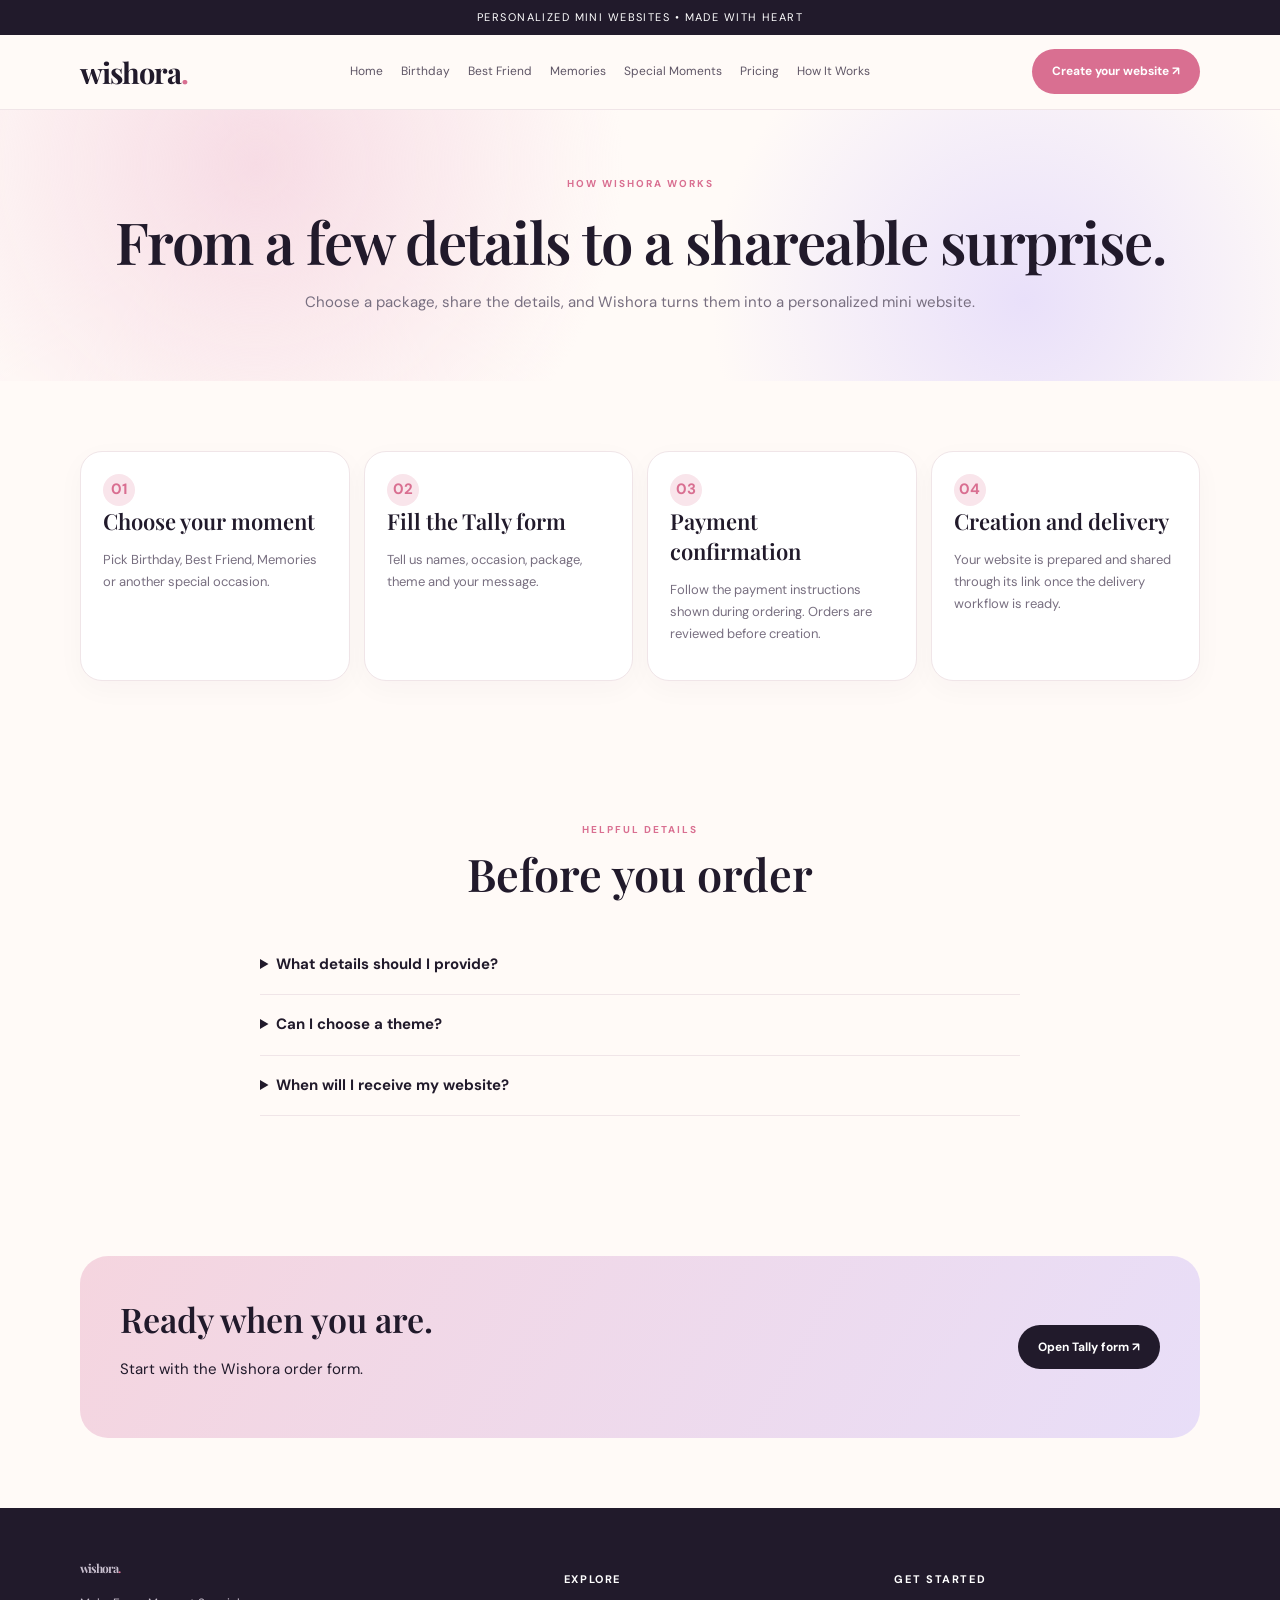
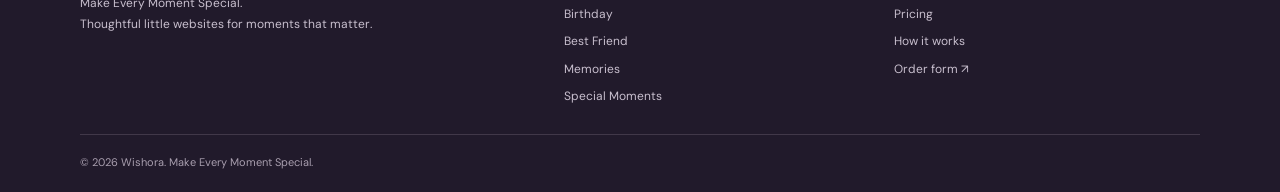
<file: pages/how-it-works.html>
<!doctype html><html lang="en"><head><meta charset="utf-8"><meta name="viewport" content="width=device-width,initial-scale=1"><meta name="description" content="Wishora — Make Every Moment Special. Personalized mini websites."><title>How it works | Wishora</title><link rel="stylesheet" href="../assets/style.css"></head><body><div class="announcement">PERSONALIZED MINI WEBSITES • MADE WITH HEART</div><header class="nav"><div class="wrap nav-inner"><a class="logo" href="../index.html">wishora<span>.</span></a><nav class="nav-links"><a href="../index.html">Home</a><a href="../pages/birthday.html">Birthday</a><a href="../pages/best-friend.html">Best Friend</a><a href="../pages/memories.html">Memories</a><a href="../pages/special-moments.html">Special Moments</a><a href="../pages/pricing.html">Pricing</a><a href="../pages/how-it-works.html">How It Works</a></nav><a class="nav-cta" href="https://tally.so/r/9N7ZQ1" target="_blank">Create your website ↗</a><button class="menu-btn">☰</button></div></header><main><section class="page-hero"><div class="wrap"><div class="eyebrow">HOW WISHORA WORKS</div><h1>From a few details to a shareable surprise.</h1><p>Choose a package, share the details, and Wishora turns them into a personalized mini website.</p></div></section><section><div class="wrap"><div class="steps"><div class="step"><div class="step-no">01</div><h3>Choose your moment</h3><p>Pick Birthday, Best Friend, Memories or another special occasion.</p></div><div class="step"><div class="step-no">02</div><h3>Fill the Tally form</h3><p>Tell us names, occasion, package, theme and your message.</p></div><div class="step"><div class="step-no">03</div><h3>Payment confirmation</h3><p>Follow the payment instructions shown during ordering. Orders are reviewed before creation.</p></div><div class="step"><div class="step-no">04</div><h3>Creation and delivery</h3><p>Your website is prepared and shared through its link once the delivery workflow is ready.</p></div></div></div></section><section><div class="wrap faq"><div class="section-head"><div class="eyebrow">HELPFUL DETAILS</div><h2>Before you order</h2></div><details><summary>What details should I provide?</summary><p>Names, occasion, theme, package and the personal message or memories you want included. Add photos if the form requests them.</p></details><details><summary>Can I choose a theme?</summary><p>Available choices include Pink Aesthetic, Purple Luxury, Dark Modern, Cute & Colourful, Minimal Elegant and Surprise Me.</p></details><details><summary>When will I receive my website?</summary><p>Delivery timing will be confirmed during the order process. Do not assume instant delivery unless Wishora confirms it for your order.</p></details></div></section><section><div class="wrap"><div class="banner"><div><h2>Ready when you are.</h2><p>Start with the Wishora order form.</p></div><a class="btn" href="https://tally.so/r/9N7ZQ1" target="_blank">Open Tally form ↗</a></div></div></section></main><footer class="footer"><div class="wrap"><div class="footer-grid"><div><a class="logo" href="../index.html">wishora<span>.</span></a><p>Make Every Moment Special.<br>Thoughtful little websites for moments that matter.</p></div><div><h4>EXPLORE</h4><div class="footer-links"><a href="../pages/birthday.html">Birthday</a><a href="../pages/best-friend.html">Best Friend</a><a href="../pages/memories.html">Memories</a><a href="../pages/special-moments.html">Special Moments</a></div></div><div><h4>GET STARTED</h4><div class="footer-links"><a href="../pages/pricing.html">Pricing</a><a href="../pages/how-it-works.html">How it works</a><a href="https://tally.so/r/9N7ZQ1" target="_blank">Order form ↗</a></div></div></div><div class="copyright">© <span data-year></span> Wishora. Make Every Moment Special.</div></div></footer><script src="../assets/site.js"></script></body></html>
</file>
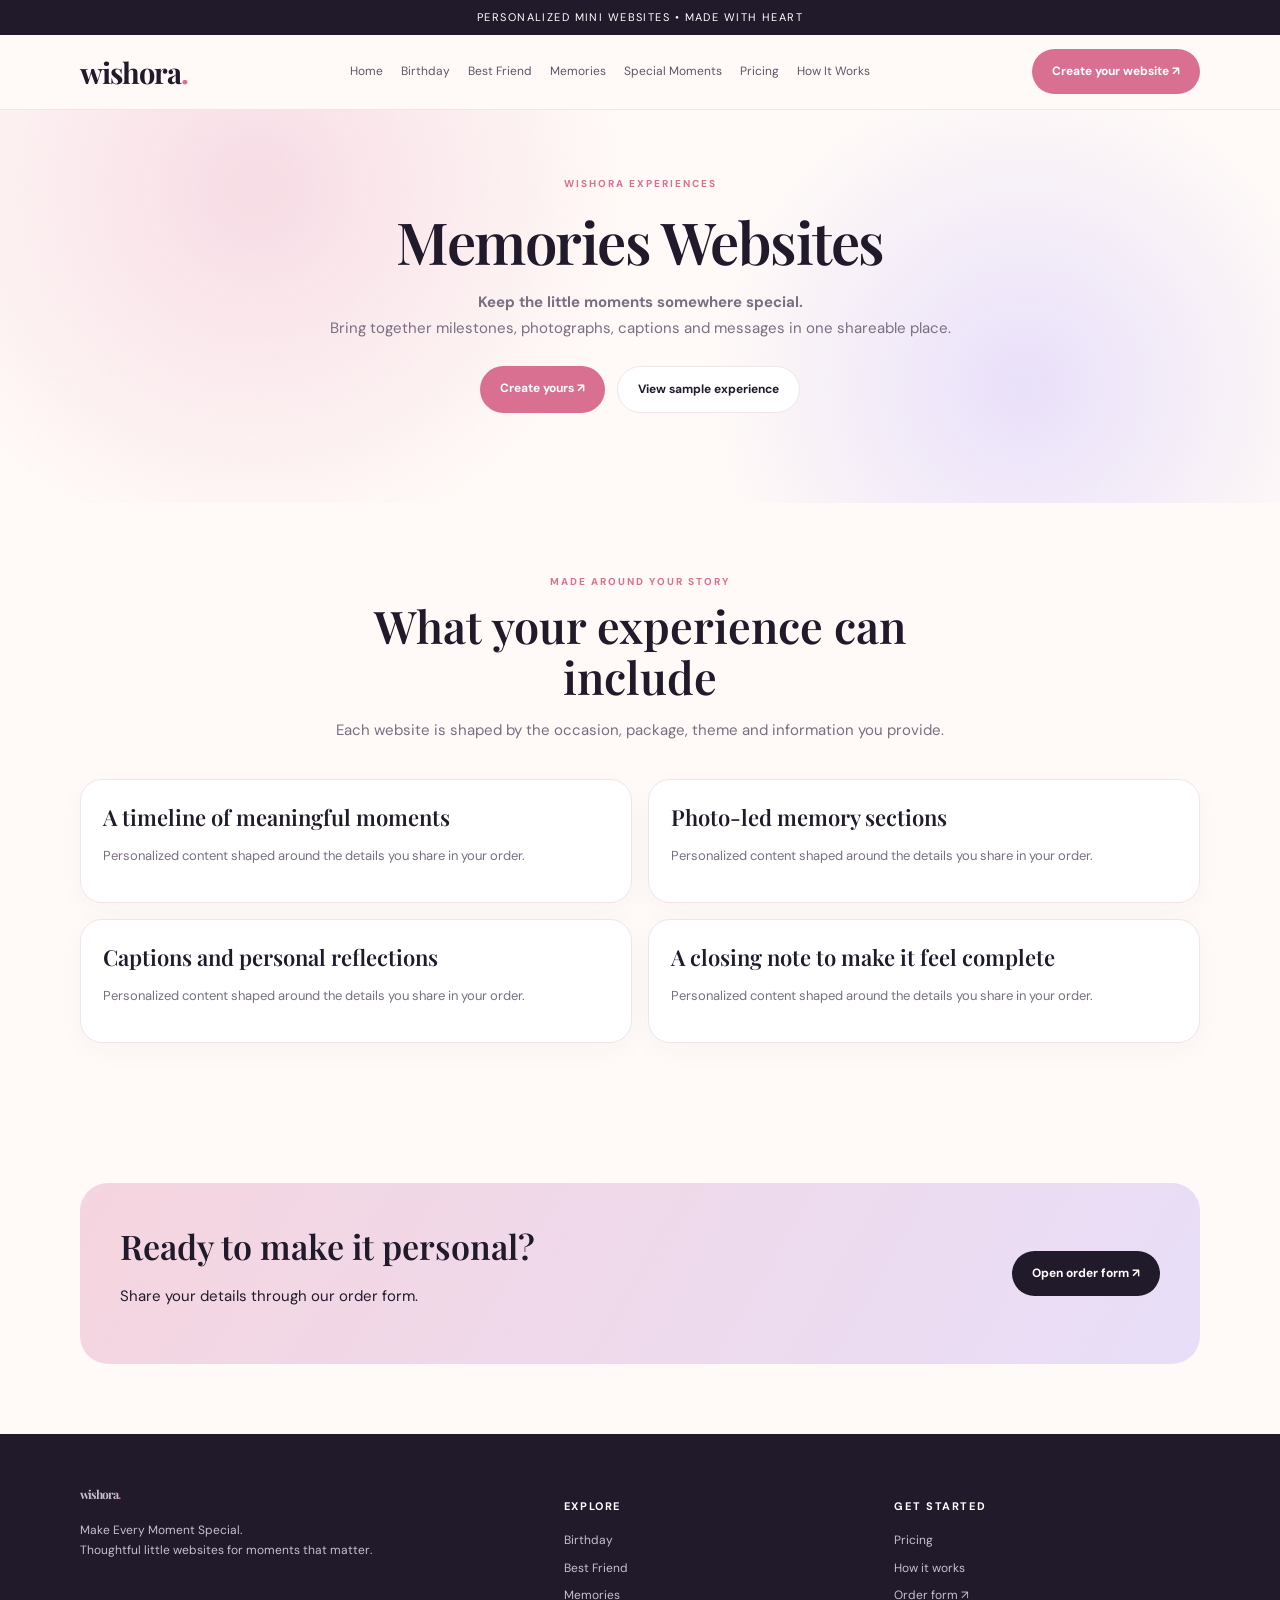
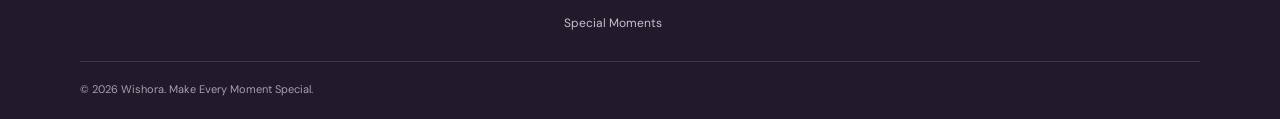
<file: pages/memories.html>
<!doctype html><html lang="en"><head><meta charset="utf-8"><meta name="viewport" content="width=device-width,initial-scale=1"><meta name="description" content="Wishora — Make Every Moment Special. Personalized mini websites."><title>Memories Websites | Wishora</title><link rel="stylesheet" href="../assets/style.css"></head><body><div class="announcement">PERSONALIZED MINI WEBSITES • MADE WITH HEART</div><header class="nav"><div class="wrap nav-inner"><a class="logo" href="../index.html">wishora<span>.</span></a><nav class="nav-links"><a href="../index.html">Home</a><a href="../pages/birthday.html">Birthday</a><a href="../pages/best-friend.html">Best Friend</a><a href="../pages/memories.html">Memories</a><a href="../pages/special-moments.html">Special Moments</a><a href="../pages/pricing.html">Pricing</a><a href="../pages/how-it-works.html">How It Works</a></nav><a class="nav-cta" href="https://tally.so/r/9N7ZQ1" target="_blank">Create your website ↗</a><button class="menu-btn">☰</button></div></header><main><section class="page-hero"><div class="wrap"><div class="eyebrow">WISHORA EXPERIENCES</div><h1>Memories Websites</h1><p><strong>Keep the little moments somewhere special.</strong><br>Bring together milestones, photographs, captions and messages in one shareable place.</p><div class="hero-actions" style="justify-content:center"><a class="btn pink" href="https://tally.so/r/9N7ZQ1" target="_blank">Create yours ↗</a><a class="btn light" href="../demos/special.html">View sample experience</a></div></div></section><section><div class="wrap"><div class="section-head"><div class="eyebrow">MADE AROUND YOUR STORY</div><h2>What your experience can include</h2><p>Each website is shaped by the occasion, package, theme and information you provide.</p></div><div class="feature-grid"><div class="feature"><h3>A timeline of meaningful moments</h3><p>Personalized content shaped around the details you share in your order.</p></div><div class="feature"><h3>Photo-led memory sections</h3><p>Personalized content shaped around the details you share in your order.</p></div><div class="feature"><h3>Captions and personal reflections</h3><p>Personalized content shaped around the details you share in your order.</p></div><div class="feature"><h3>A closing note to make it feel complete</h3><p>Personalized content shaped around the details you share in your order.</p></div></div></div></section><section><div class="wrap"><div class="banner"><div><h2>Ready to make it personal?</h2><p>Share your details through our order form.</p></div><a class="btn" href="https://tally.so/r/9N7ZQ1" target="_blank">Open order form ↗</a></div></div></section></main><footer class="footer"><div class="wrap"><div class="footer-grid"><div><a class="logo" href="../index.html">wishora<span>.</span></a><p>Make Every Moment Special.<br>Thoughtful little websites for moments that matter.</p></div><div><h4>EXPLORE</h4><div class="footer-links"><a href="../pages/birthday.html">Birthday</a><a href="../pages/best-friend.html">Best Friend</a><a href="../pages/memories.html">Memories</a><a href="../pages/special-moments.html">Special Moments</a></div></div><div><h4>GET STARTED</h4><div class="footer-links"><a href="../pages/pricing.html">Pricing</a><a href="../pages/how-it-works.html">How it works</a><a href="https://tally.so/r/9N7ZQ1" target="_blank">Order form ↗</a></div></div></div><div class="copyright">© <span data-year></span> Wishora. Make Every Moment Special.</div></div></footer><script src="../assets/site.js"></script></body></html>
</file>
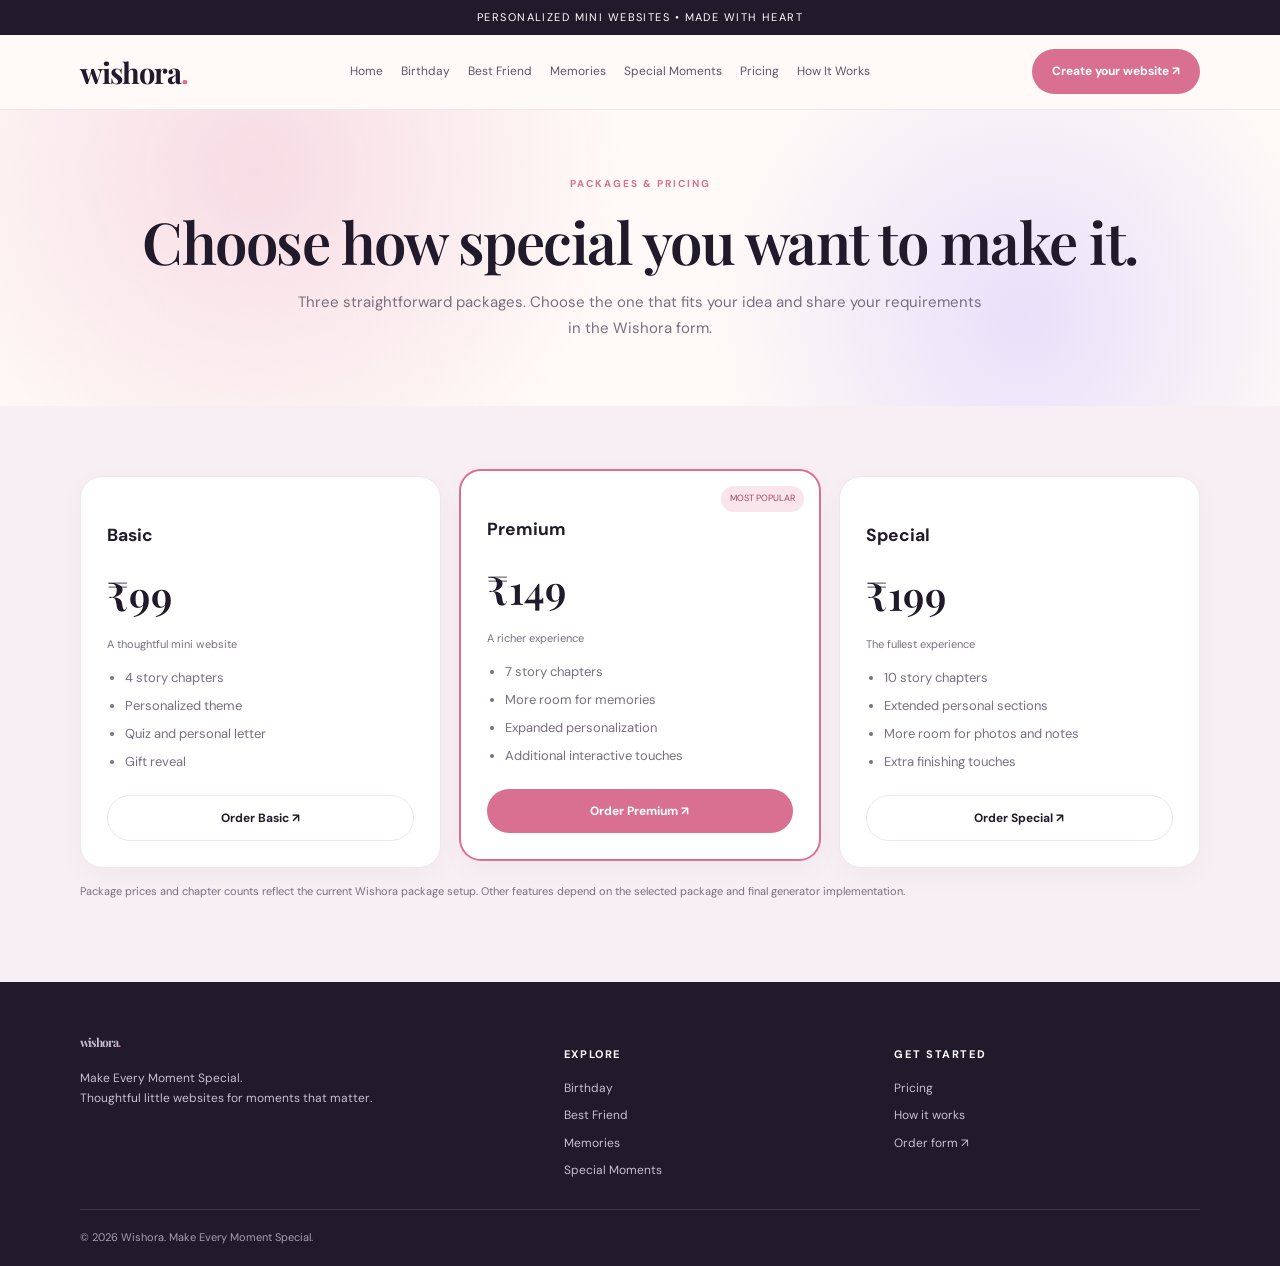
<file: pages/pricing.html>
<!doctype html><html lang="en"><head><meta charset="utf-8"><meta name="viewport" content="width=device-width,initial-scale=1"><meta name="description" content="Wishora — Make Every Moment Special. Personalized mini websites."><title>Packages & pricing | Wishora</title><link rel="stylesheet" href="../assets/style.css"></head><body><div class="announcement">PERSONALIZED MINI WEBSITES • MADE WITH HEART</div><header class="nav"><div class="wrap nav-inner"><a class="logo" href="../index.html">wishora<span>.</span></a><nav class="nav-links"><a href="../index.html">Home</a><a href="../pages/birthday.html">Birthday</a><a href="../pages/best-friend.html">Best Friend</a><a href="../pages/memories.html">Memories</a><a href="../pages/special-moments.html">Special Moments</a><a href="../pages/pricing.html">Pricing</a><a href="../pages/how-it-works.html">How It Works</a></nav><a class="nav-cta" href="https://tally.so/r/9N7ZQ1" target="_blank">Create your website ↗</a><button class="menu-btn">☰</button></div></header><main><section class="page-hero"><div class="wrap"><div class="eyebrow">PACKAGES & PRICING</div><h1>Choose how special you want to make it.</h1><p>Three straightforward packages. Choose the one that fits your idea and share your requirements in the Wishora form.</p></div></section><section class="pricing"><div class="wrap"><div class="cards"><div class="price-card "><h3>Basic</h3><div class="price">₹99</div><p class="notice">A thoughtful mini website</p><ul><li>4 story chapters</li><li>Personalized theme</li><li>Quiz and personal letter</li><li>Gift reveal</li></ul><a class="btn light" href="https://tally.so/r/9N7ZQ1" target="_blank">Order Basic ↗</a></div><div class="price-card featured"><span class=popular>MOST POPULAR</span><h3>Premium</h3><div class="price">₹149</div><p class="notice">A richer experience</p><ul><li>7 story chapters</li><li>More room for memories</li><li>Expanded personalization</li><li>Additional interactive touches</li></ul><a class="btn pink" href="https://tally.so/r/9N7ZQ1" target="_blank">Order Premium ↗</a></div><div class="price-card "><h3>Special</h3><div class="price">₹199</div><p class="notice">The fullest experience</p><ul><li>10 story chapters</li><li>Extended personal sections</li><li>More room for photos and notes</li><li>Extra finishing touches</li></ul><a class="btn light" href="https://tally.so/r/9N7ZQ1" target="_blank">Order Special ↗</a></div></div><p class="notice">Package prices and chapter counts reflect the current Wishora package setup. Other features depend on the selected package and final generator implementation.</p></div></section></main><footer class="footer"><div class="wrap"><div class="footer-grid"><div><a class="logo" href="../index.html">wishora<span>.</span></a><p>Make Every Moment Special.<br>Thoughtful little websites for moments that matter.</p></div><div><h4>EXPLORE</h4><div class="footer-links"><a href="../pages/birthday.html">Birthday</a><a href="../pages/best-friend.html">Best Friend</a><a href="../pages/memories.html">Memories</a><a href="../pages/special-moments.html">Special Moments</a></div></div><div><h4>GET STARTED</h4><div class="footer-links"><a href="../pages/pricing.html">Pricing</a><a href="../pages/how-it-works.html">How it works</a><a href="https://tally.so/r/9N7ZQ1" target="_blank">Order form ↗</a></div></div></div><div class="copyright">© <span data-year></span> Wishora. Make Every Moment Special.</div></div></footer><script src="../assets/site.js"></script></body></html>
</file>
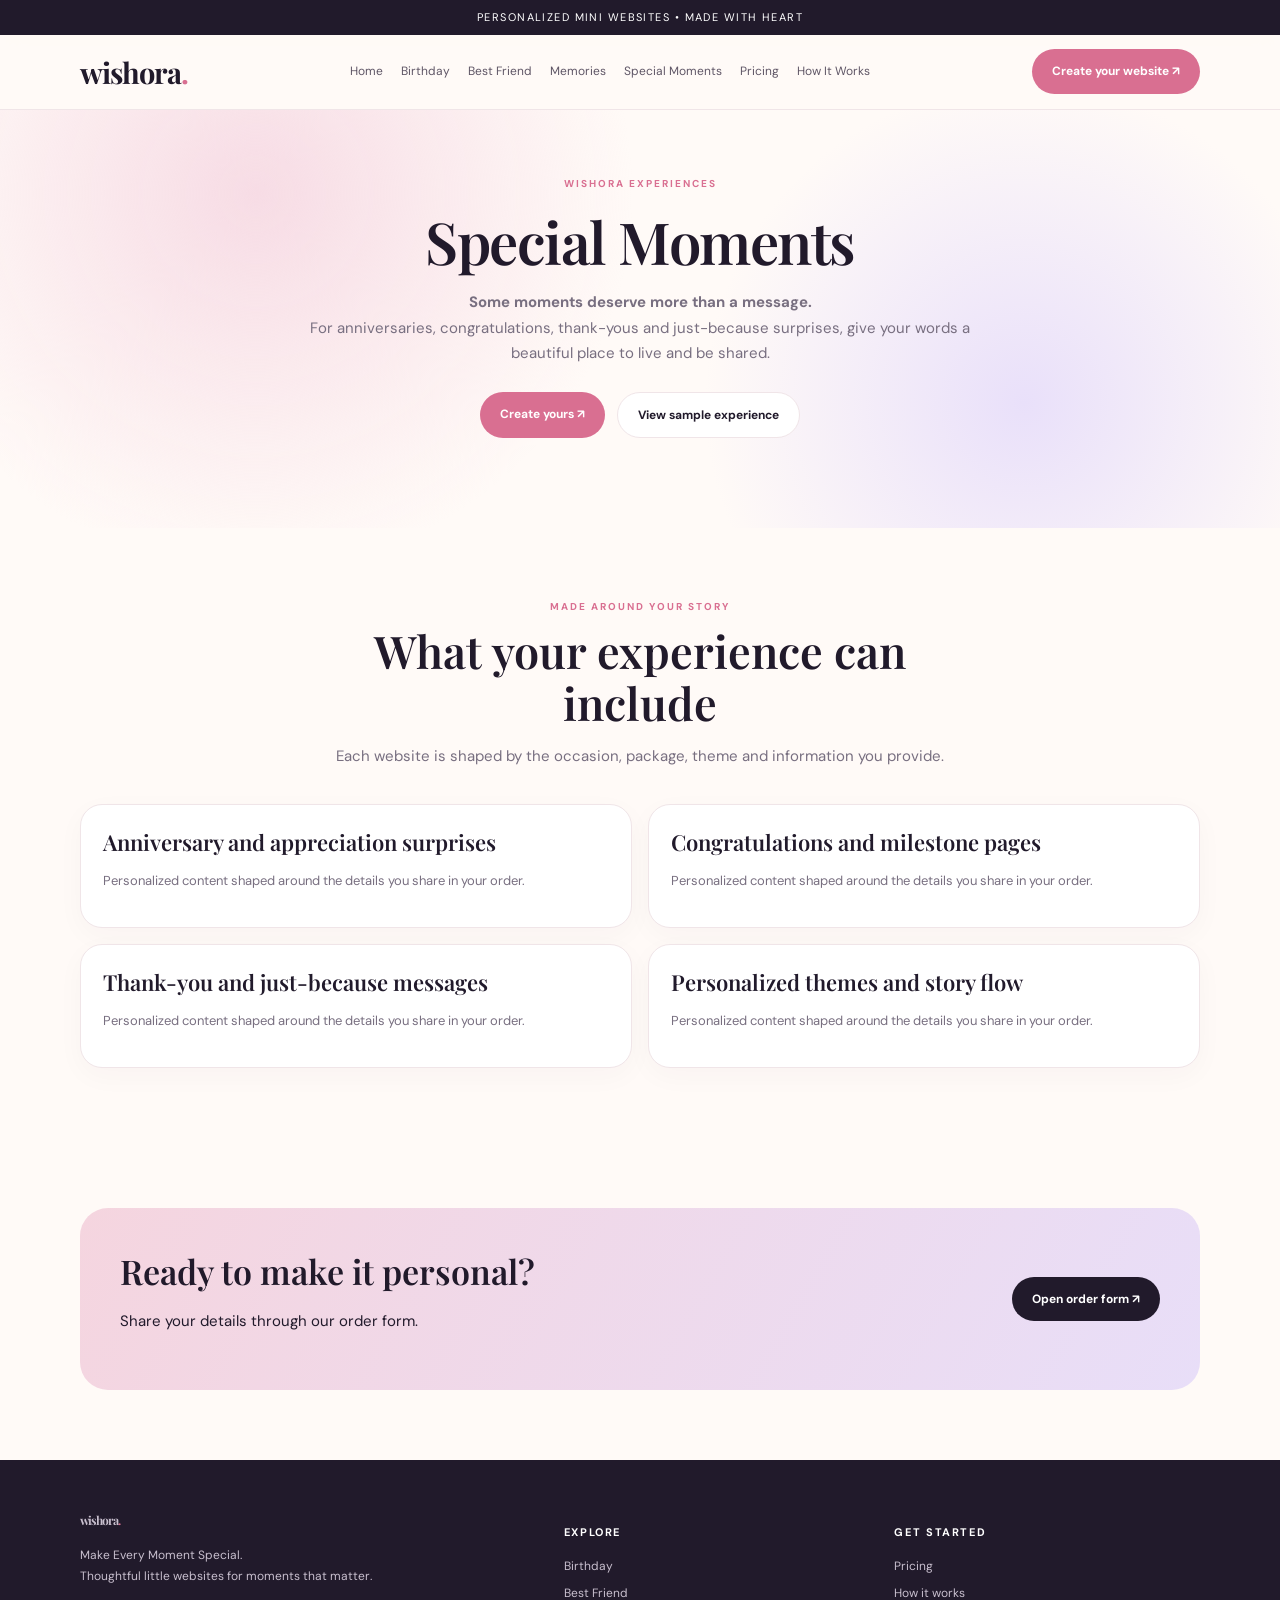
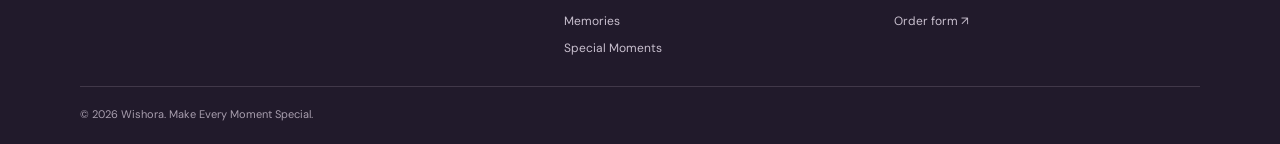
<file: pages/special-moments.html>
<!doctype html><html lang="en"><head><meta charset="utf-8"><meta name="viewport" content="width=device-width,initial-scale=1"><meta name="description" content="Wishora — Make Every Moment Special. Personalized mini websites."><title>Special Moments | Wishora</title><link rel="stylesheet" href="../assets/style.css"></head><body><div class="announcement">PERSONALIZED MINI WEBSITES • MADE WITH HEART</div><header class="nav"><div class="wrap nav-inner"><a class="logo" href="../index.html">wishora<span>.</span></a><nav class="nav-links"><a href="../index.html">Home</a><a href="../pages/birthday.html">Birthday</a><a href="../pages/best-friend.html">Best Friend</a><a href="../pages/memories.html">Memories</a><a href="../pages/special-moments.html">Special Moments</a><a href="../pages/pricing.html">Pricing</a><a href="../pages/how-it-works.html">How It Works</a></nav><a class="nav-cta" href="https://tally.so/r/9N7ZQ1" target="_blank">Create your website ↗</a><button class="menu-btn">☰</button></div></header><main><section class="page-hero"><div class="wrap"><div class="eyebrow">WISHORA EXPERIENCES</div><h1>Special Moments</h1><p><strong>Some moments deserve more than a message.</strong><br>For anniversaries, congratulations, thank-yous and just-because surprises, give your words a beautiful place to live and be shared.</p><div class="hero-actions" style="justify-content:center"><a class="btn pink" href="https://tally.so/r/9N7ZQ1" target="_blank">Create yours ↗</a><a class="btn light" href="../demos/special.html">View sample experience</a></div></div></section><section><div class="wrap"><div class="section-head"><div class="eyebrow">MADE AROUND YOUR STORY</div><h2>What your experience can include</h2><p>Each website is shaped by the occasion, package, theme and information you provide.</p></div><div class="feature-grid"><div class="feature"><h3>Anniversary and appreciation surprises</h3><p>Personalized content shaped around the details you share in your order.</p></div><div class="feature"><h3>Congratulations and milestone pages</h3><p>Personalized content shaped around the details you share in your order.</p></div><div class="feature"><h3>Thank-you and just-because messages</h3><p>Personalized content shaped around the details you share in your order.</p></div><div class="feature"><h3>Personalized themes and story flow</h3><p>Personalized content shaped around the details you share in your order.</p></div></div></div></section><section><div class="wrap"><div class="banner"><div><h2>Ready to make it personal?</h2><p>Share your details through our order form.</p></div><a class="btn" href="https://tally.so/r/9N7ZQ1" target="_blank">Open order form ↗</a></div></div></section></main><footer class="footer"><div class="wrap"><div class="footer-grid"><div><a class="logo" href="../index.html">wishora<span>.</span></a><p>Make Every Moment Special.<br>Thoughtful little websites for moments that matter.</p></div><div><h4>EXPLORE</h4><div class="footer-links"><a href="../pages/birthday.html">Birthday</a><a href="../pages/best-friend.html">Best Friend</a><a href="../pages/memories.html">Memories</a><a href="../pages/special-moments.html">Special Moments</a></div></div><div><h4>GET STARTED</h4><div class="footer-links"><a href="../pages/pricing.html">Pricing</a><a href="../pages/how-it-works.html">How it works</a><a href="https://tally.so/r/9N7ZQ1" target="_blank">Order form ↗</a></div></div></div><div class="copyright">© <span data-year></span> Wishora. Make Every Moment Special.</div></div></footer><script src="../assets/site.js"></script></body></html>
</file>
<file: assets/style.css>
@import url('https://fonts.googleapis.com/css2?family=DM+Sans:wght@400;500;600;700&family=Playfair+Display:wght@500;600;700&display=swap');
:root{--ink:#211a2b;--muted:#786f80;--cream:#fffaf7;--pink:#d96f91;--line:#f0e5e8;--shadow:0 18px 55px #381f3417}*{box-sizing:border-box}html{scroll-behavior:smooth}body{margin:0;background:var(--cream);color:var(--ink);font:15px 'DM Sans',sans-serif;line-height:1.7}a{color:inherit;text-decoration:none}.wrap{width:min(1120px,calc(100% - 36px));margin:auto}.announcement{background:#211a2b;color:white;text-align:center;padding:8px;font-size:11px;letter-spacing:.13em}.nav{position:sticky;top:0;background:#fffaf7ed;backdrop-filter:blur(12px);z-index:5;border-bottom:1px solid var(--line)}.nav-inner{height:74px;display:flex;align-items:center;justify-content:space-between;gap:18px}.logo{font:700 29px 'Playfair Display';letter-spacing:-1px}.logo span{color:var(--pink)}.nav-links{display:flex;gap:18px;font-size:12px;color:#5f5666}.nav-links a:hover,.text-link{color:var(--pink)}.nav-cta,.btn{display:inline-block;background:var(--ink);color:white;padding:12px 20px;border-radius:30px;font-weight:700;font-size:12px}.btn.pink,.nav-cta{background:var(--pink)}.btn.light{background:white;color:var(--ink);border:1px solid var(--line)}.menu-btn{display:none;border:0;background:none;font-size:24px}.hero{padding:75px 0;background:radial-gradient(circle at 85% 15%,#f7dce5,transparent 30%),radial-gradient(circle at 5% 90%,#e9e0fa,transparent 30%)}.hero-grid{display:grid;grid-template-columns:1fr 1fr;align-items:center;gap:50px}.eyebrow{font-size:10px;letter-spacing:.2em;text-transform:uppercase;color:var(--pink);font-weight:700}.hero h1,.page-hero h1{font:600 clamp(42px,6vw,70px)/1.08 'Playfair Display';letter-spacing:-1.5px;margin:18px 0}.hero h1 em{color:var(--pink);font-style:normal}.lead{font-size:17px;color:var(--muted);max-width:560px}.hero-actions{display:flex;gap:12px;flex-wrap:wrap;margin:25px 0}.hero-art{height:410px;display:grid;place-items:center;position:relative}.art-main{width:330px;height:390px;border-radius:180px 180px 25px 25px;background:linear-gradient(145deg,#f6cbd8,#e8ddf7 60%,#fff0d9);box-shadow:var(--shadow);display:grid;place-items:center;text-align:center;padding:25px}.art-main strong{font:600 43px/1.05 'Playfair Display';display:block}.float{position:absolute;background:white;padding:12px 16px;border-radius:15px;box-shadow:var(--shadow);font-size:12px}.f1{top:35px;left:0}.f2{bottom:30px;right:0}section{padding:70px 0}.section-head{text-align:center;max-width:670px;margin:0 auto 35px}.section-head h2{font:600 clamp(30px,4vw,45px)/1.15 'Playfair Display';margin:10px 0}.section-head p,.page-hero p{color:var(--muted)}.cards{display:grid;grid-template-columns:repeat(3,1fr);gap:18px}.card,.price-card,.feature,.step,.demo-section{background:white;border:1px solid var(--line);border-radius:22px;overflow:hidden;box-shadow:0 8px 28px #381f3408}.card-art{height:190px;display:grid;place-items:center;text-align:center;font:600 31px 'Playfair Display'}.a1{background:linear-gradient(135deg,#f8d6df,#fff0e6)}.a2{background:linear-gradient(135deg,#dcd5fa,#f8dce9)}.a3{background:linear-gradient(135deg,#e8dfd0,#f7e8e4)}.card-body{padding:22px}.card h3,.step h3,.feature h3{font:600 22px 'Playfair Display';margin:0 0 7px}.card p,.step p,.feature p{color:var(--muted);font-size:13px}.text-link{font-weight:700;font-size:12px}.steps{display:grid;grid-template-columns:repeat(4,1fr);gap:14px}.step,.feature{padding:22px}.step-no{width:32px;height:32px;border-radius:50%;background:#f9e5eb;color:var(--pink);display:grid;place-items:center;font-weight:700}.pricing{background:#f7eff3}.price-card{padding:26px;position:relative}.price-card.featured{border:2px solid var(--pink);transform:translateY(-7px)}.popular{position:absolute;right:15px;top:15px;background:#f9e5eb;color:#a34463;border-radius:20px;padding:5px 9px;font-size:9px}.price{font:600 40px 'Playfair Display';margin:10px 0}.price small{font:12px 'DM Sans';color:var(--muted)}.price-card ul{padding-left:18px;color:var(--muted);font-size:13px;min-height:115px}.price-card li{margin:6px 0}.price-card .btn{display:block;text-align:center}.banner{background:linear-gradient(120deg,#f5d5df,#e8def8);border-radius:28px;padding:40px;display:flex;align-items:center;justify-content:space-between;gap:20px}.banner h2{font:600 34px 'Playfair Display';margin:0}.page-hero{text-align:center;padding:65px 0;background:radial-gradient(circle at 20% 20%,#f7dce5,transparent 35%),radial-gradient(circle at 80% 70%,#e9e0fa,transparent 30%)}.page-hero h1{font-size:clamp(38px,5vw,58px)}.page-hero p{max-width:700px;margin:auto}.feature-grid{display:grid;grid-template-columns:repeat(2,1fr);gap:16px}.footer{background:#211a2b;color:white;padding:48px 0 20px}.footer-grid{display:grid;grid-template-columns:1.5fr 1fr 1fr;gap:25px}.footer p,.footer a{font-size:12px;color:#c8bfce}.footer h4{font-size:11px;letter-spacing:.15em}.footer-links{display:grid;gap:7px}.copyright{border-top:1px solid #413849;margin-top:28px;padding-top:18px;color:#a89eae;font-size:11px}.faq{max-width:760px;margin:auto}.faq details{padding:17px 0;border-bottom:1px solid var(--line)}.faq summary{font-weight:700;cursor:pointer}.faq p{color:var(--muted);font-size:13px}.demo-cover{text-align:center;padding:55px 25px;border-radius:26px;background:linear-gradient(135deg,#f7d4df,#eee2fa)}.demo-cover h1{font:600 clamp(35px,6vw,55px)/1.1 'Playfair Display'}.demo-section{padding:27px;margin:18px 0}.demo-section h2{font:600 24px 'Playfair Display'}.demo-section p{color:var(--muted)}.demo-note{background:#fff3f6;padding:14px;border-radius:13px;font-size:12px;color:#6d4655}.notice{font-size:11px;color:var(--muted);margin-top:14px}
@media(max-width:850px){.nav-links{display:none;position:absolute;top:74px;left:0;right:0;background:var(--cream);padding:20px;flex-direction:column}.nav-links.open{display:flex}.menu-btn{display:block}.nav-cta{display:none}.hero-grid{grid-template-columns:1fr}.hero-art{height:330px}.art-main{height:310px;width:280px}.cards{grid-template-columns:1fr 1fr}.steps{grid-template-columns:1fr 1fr}.footer-grid{grid-template-columns:1fr 1fr}.banner{flex-direction:column;align-items:flex-start}}
@media(max-width:560px){.cards,.steps,.feature-grid,.footer-grid{grid-template-columns:1fr}.price-card.featured{transform:none}.hero{padding:52px 0}.hero h1{font-size:43px}.hero-art{height:300px}.art-main{height:280px}.banner{padding:28px}section{padding:55px 0}.page-hero{padding:50px 0}}
</file>
